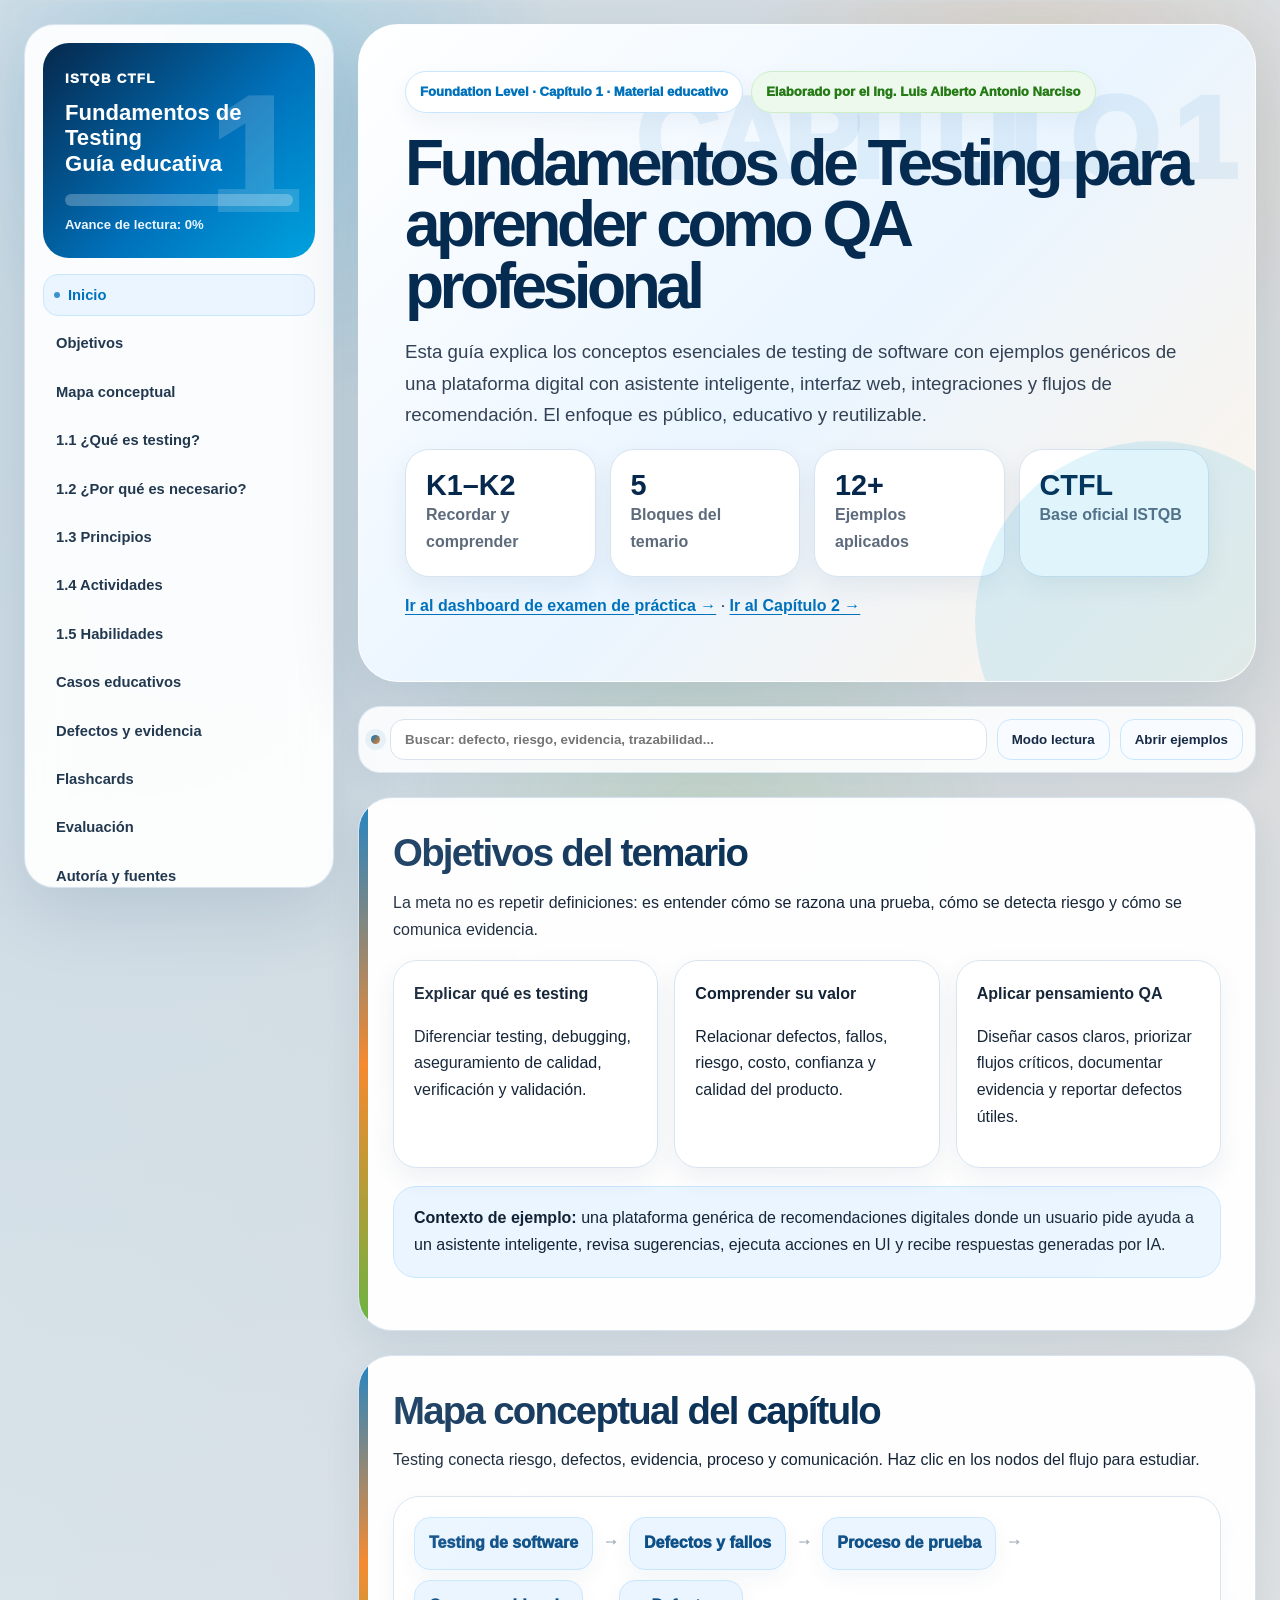
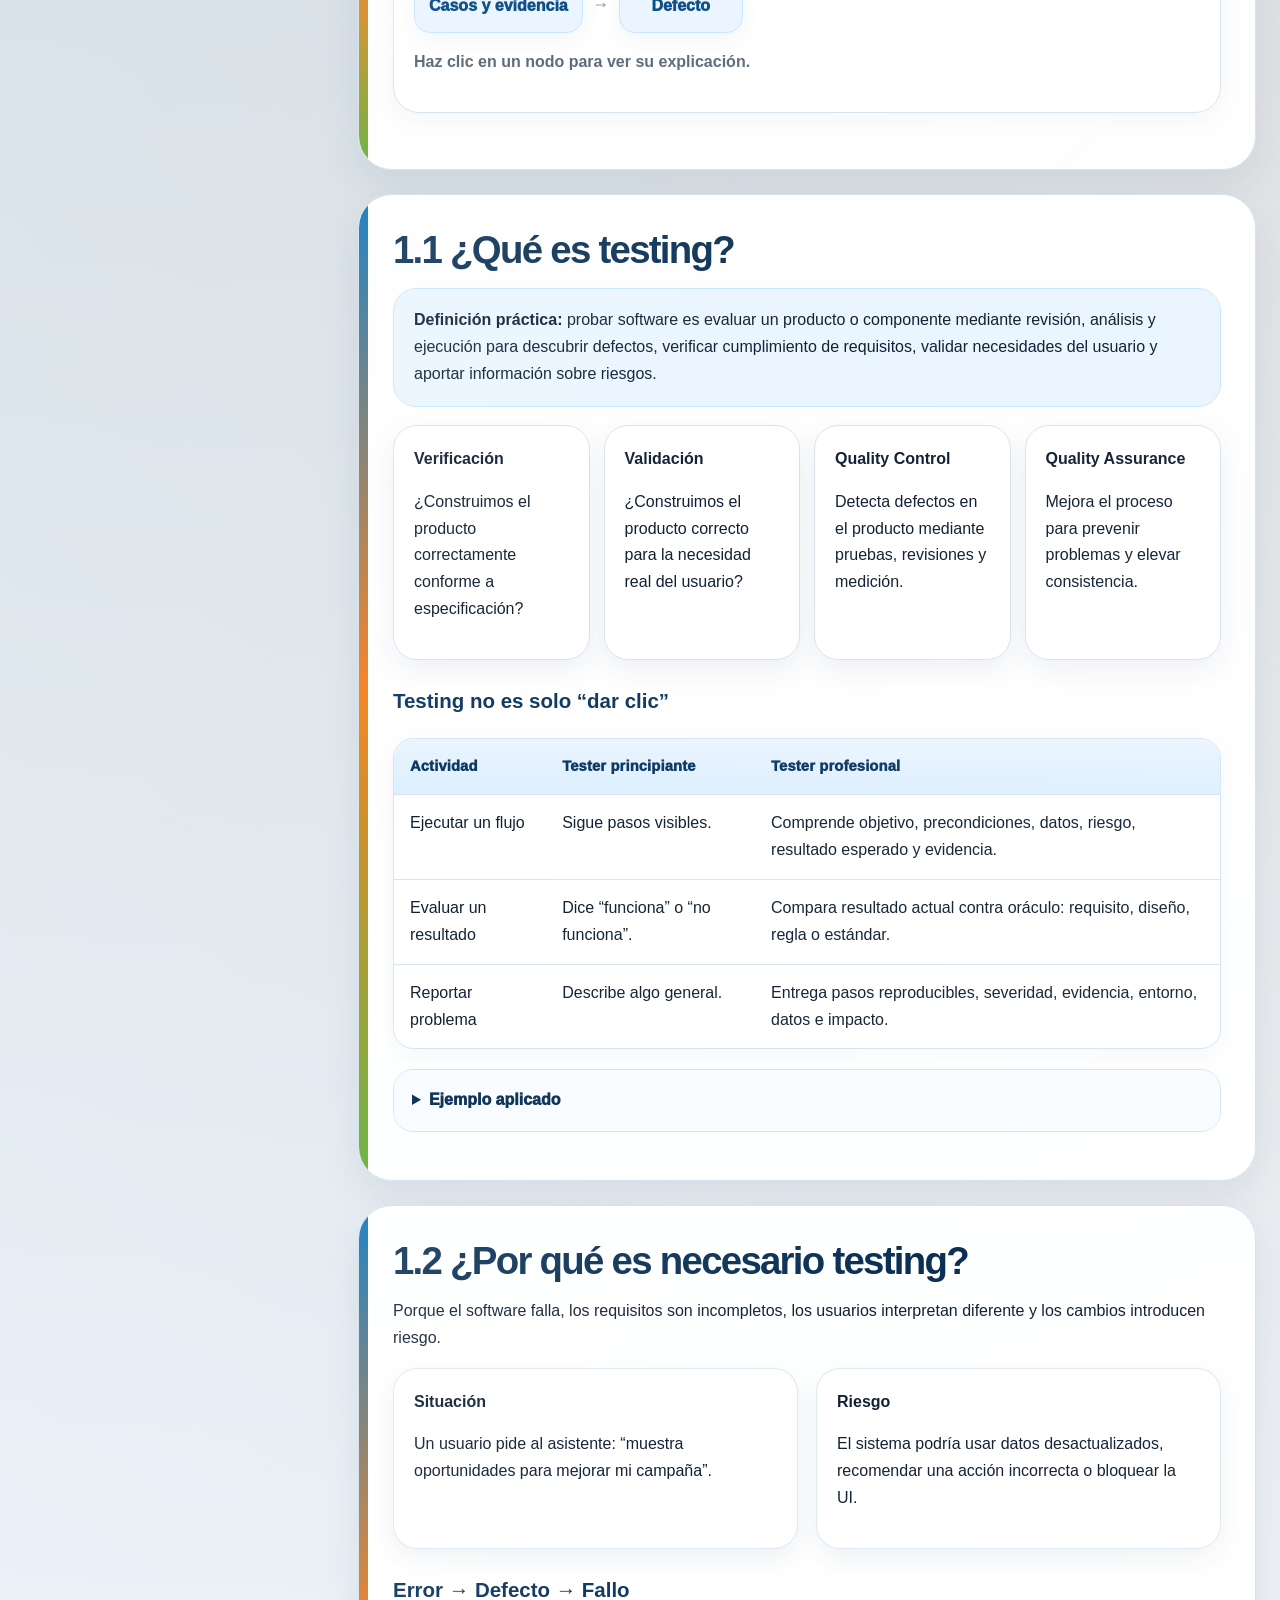
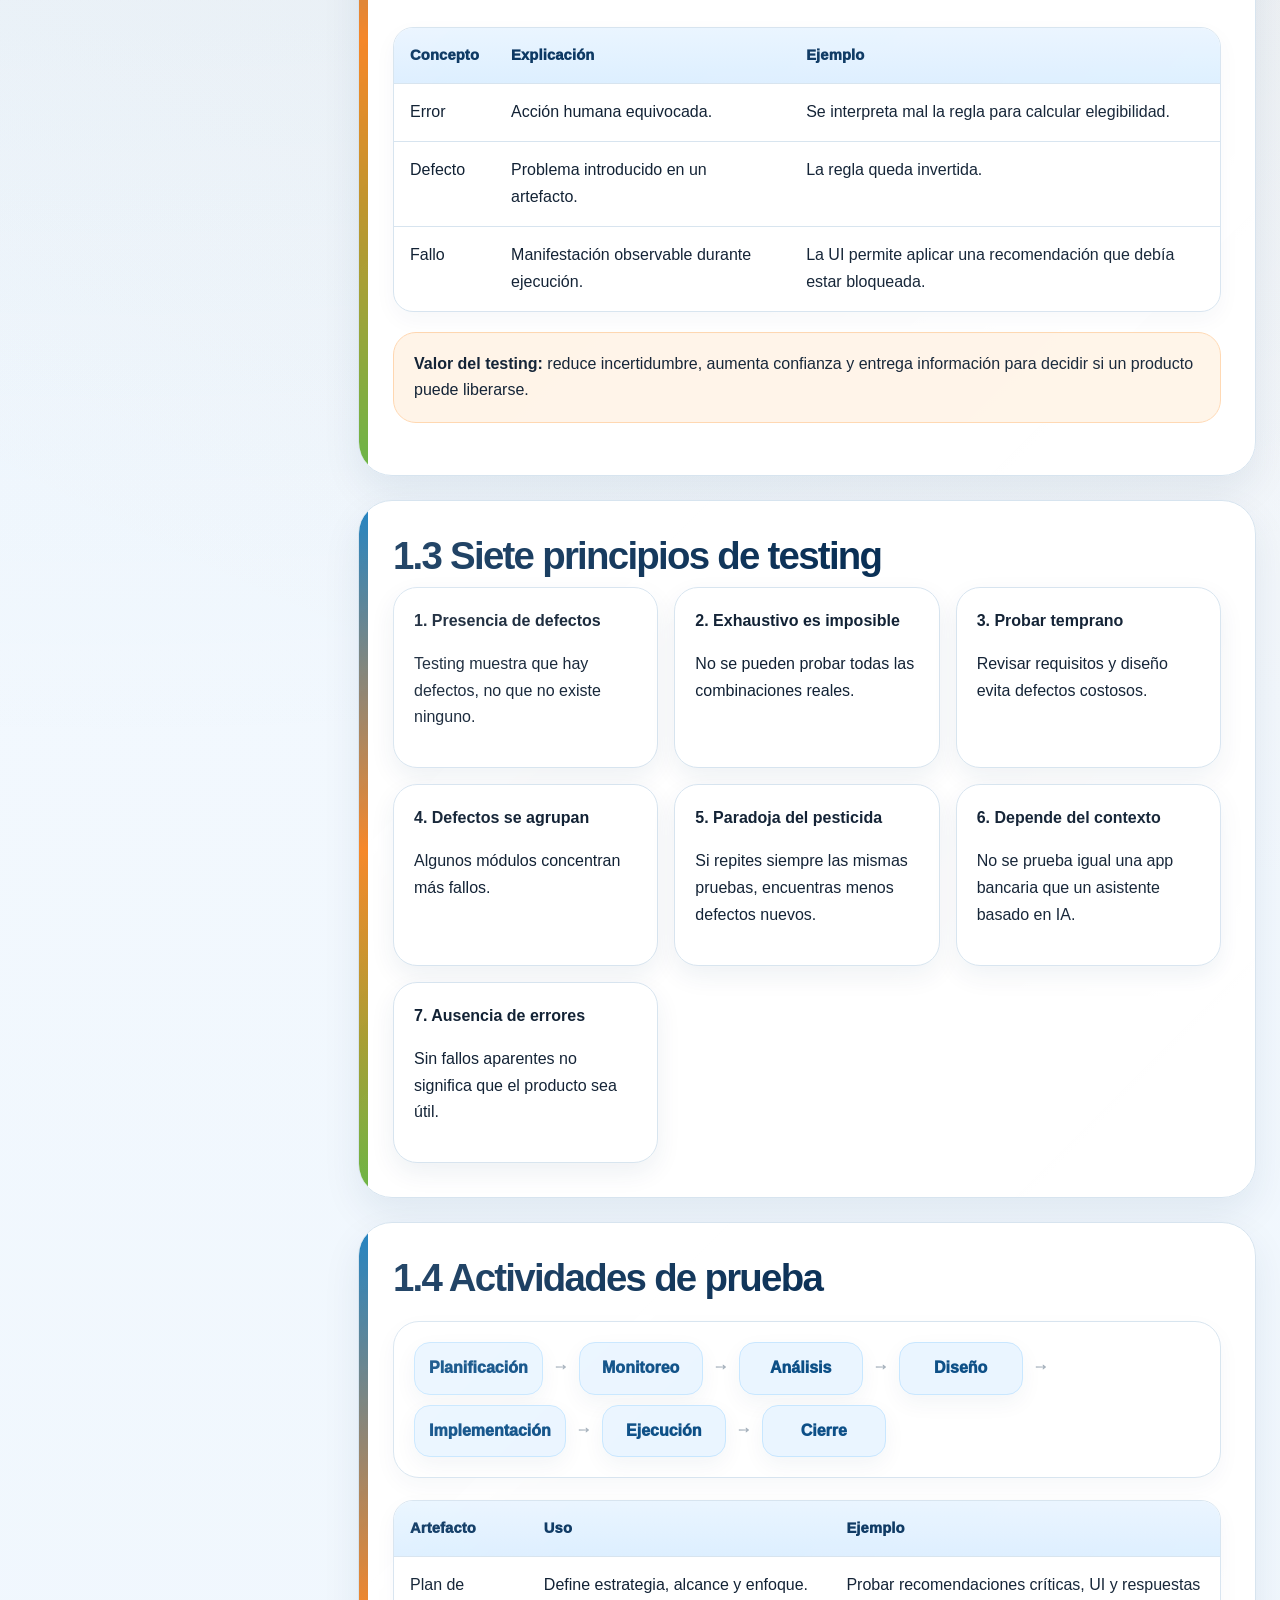
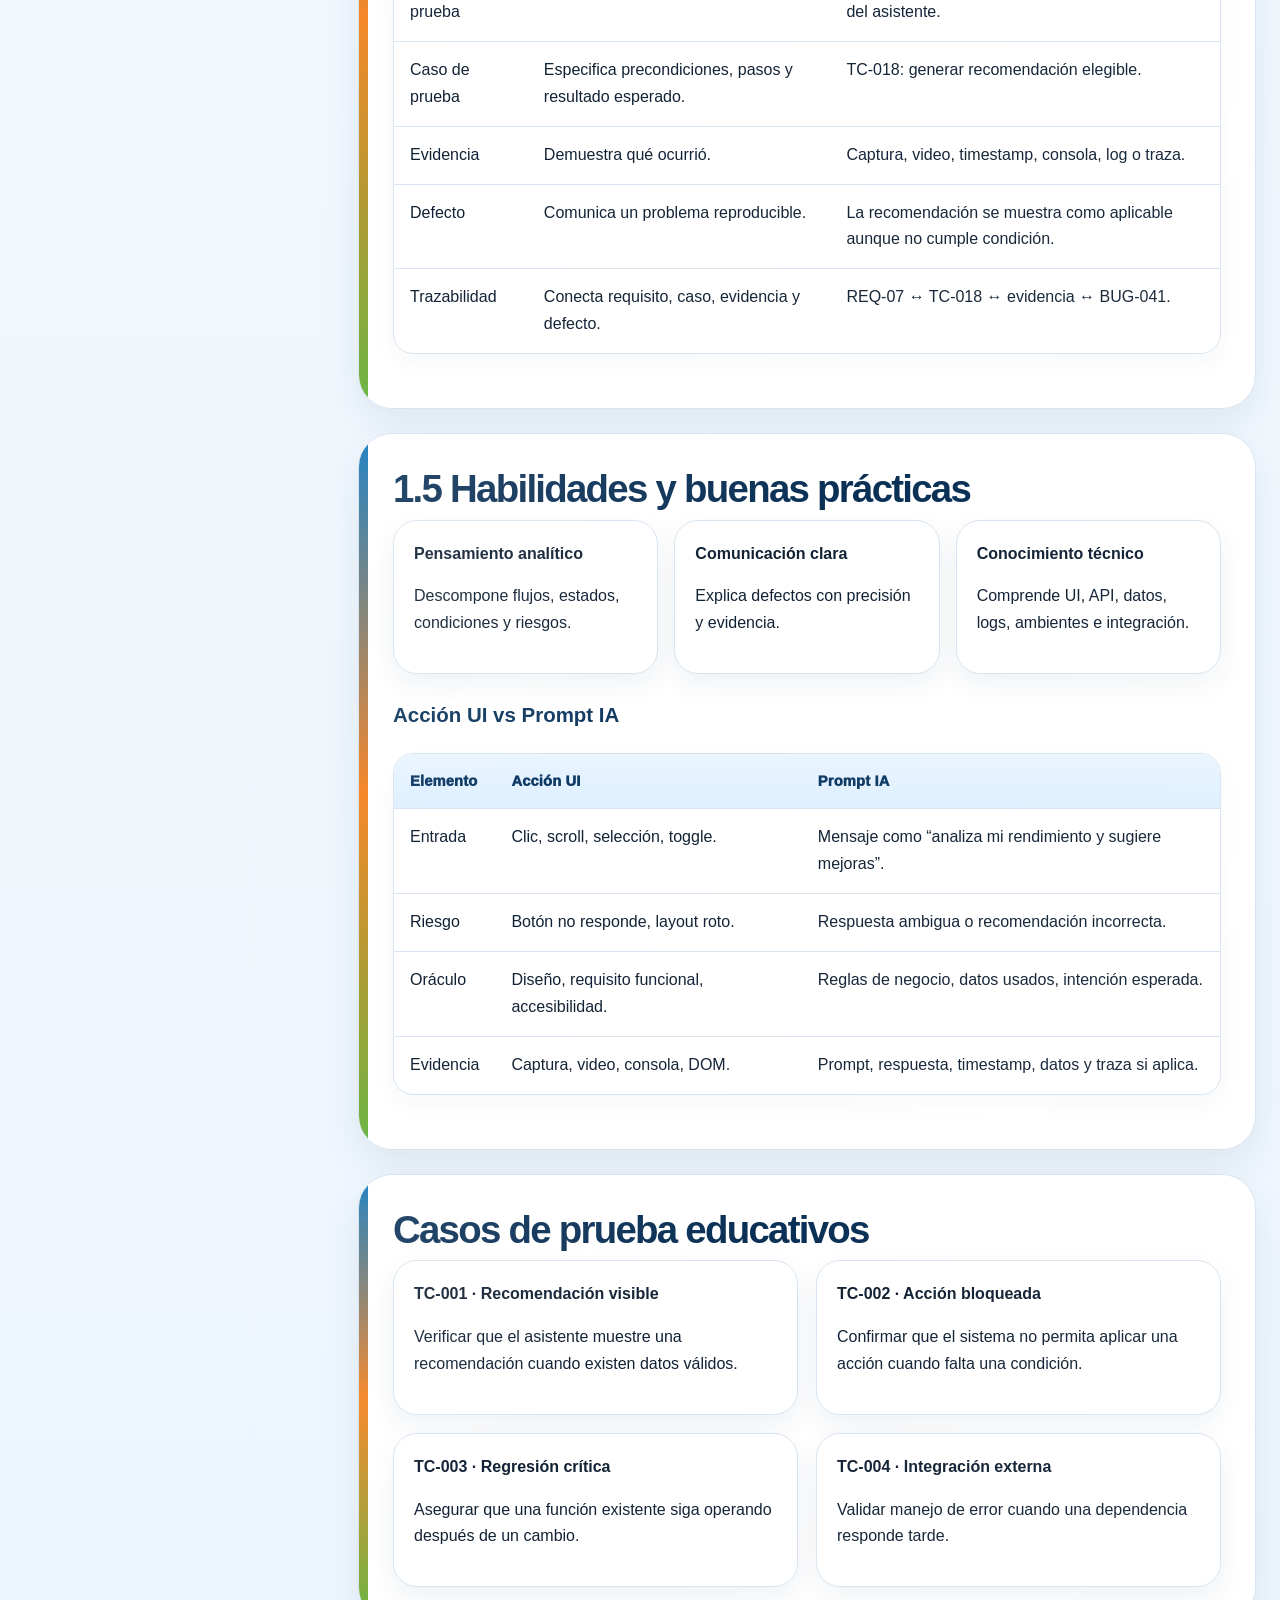
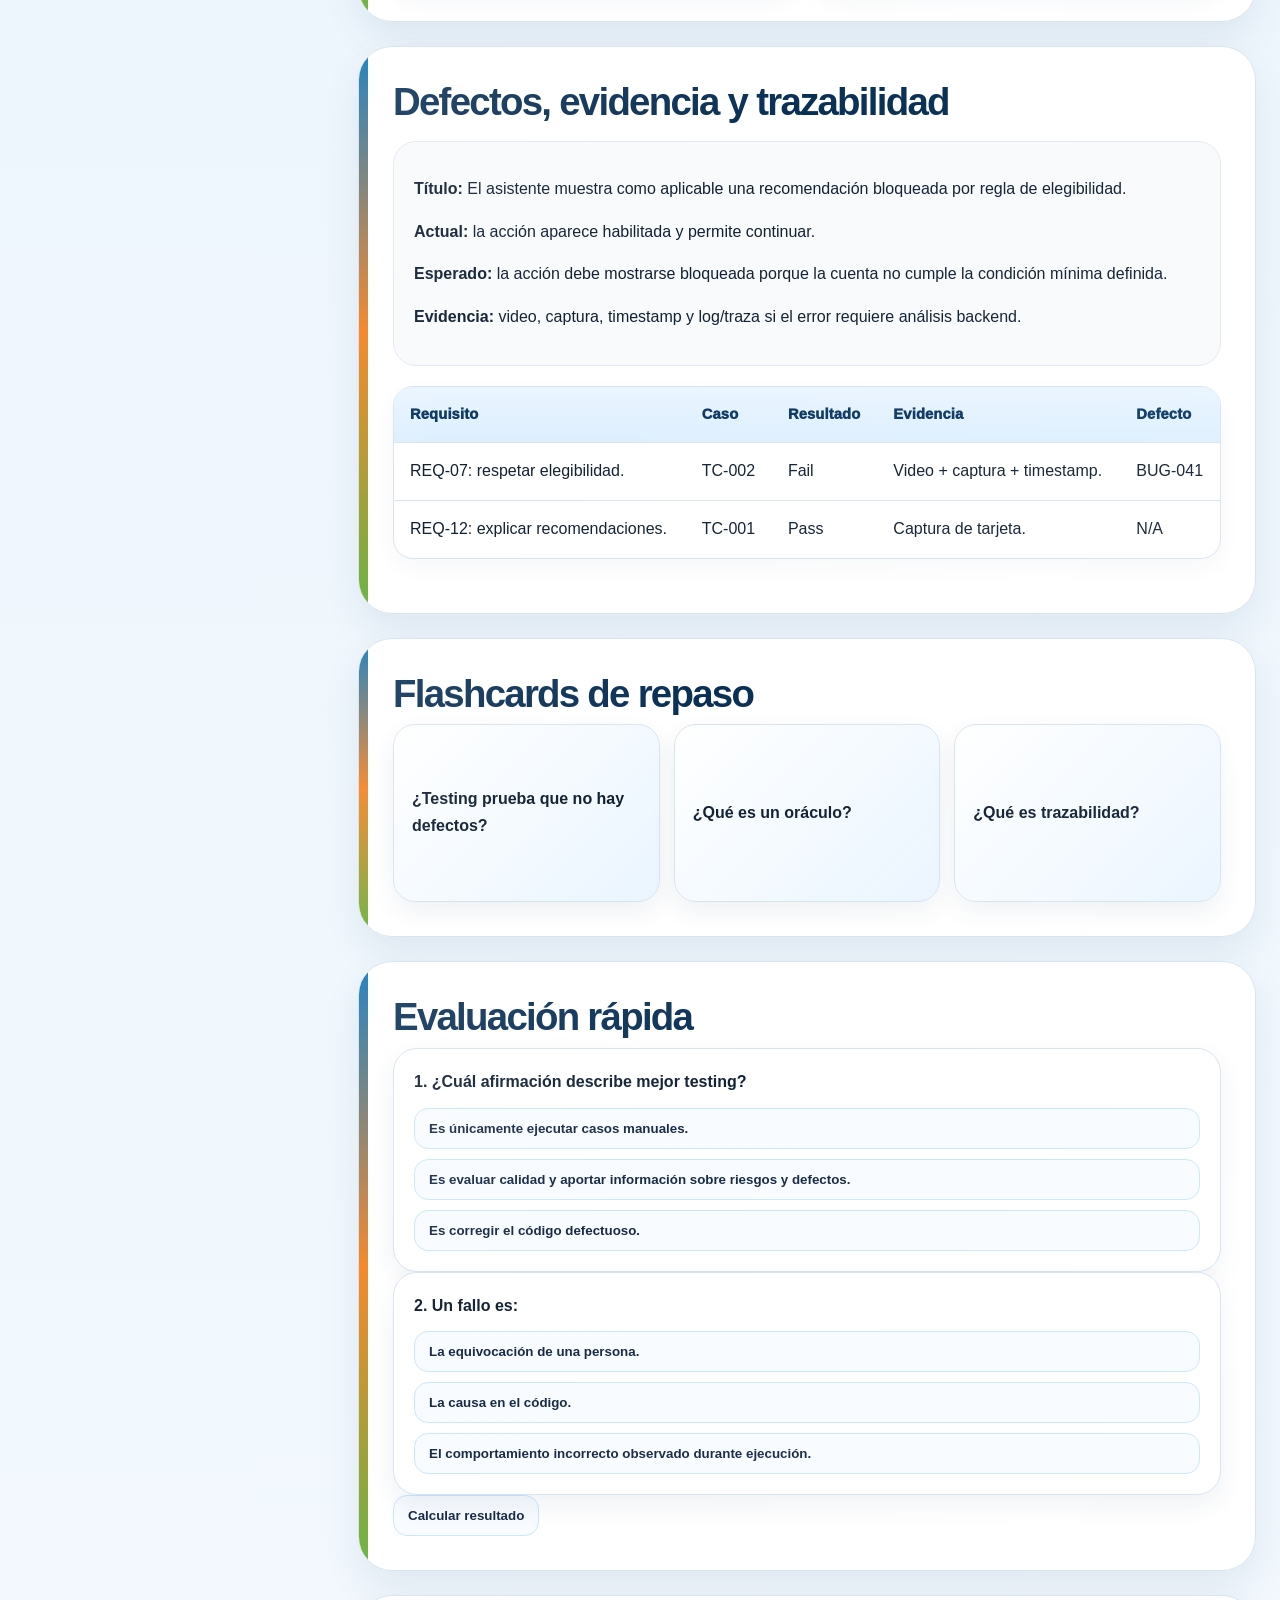
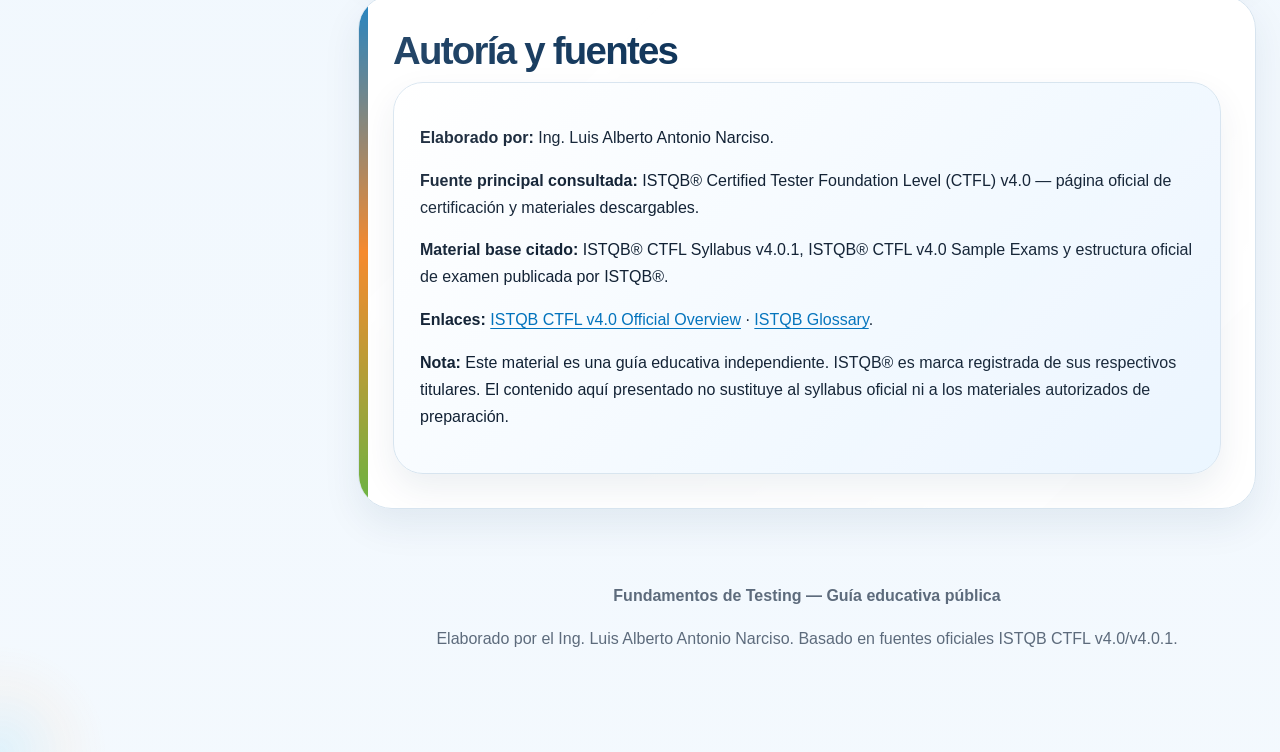
<file: index.html>
<!DOCTYPE html>
<html lang="es">
<head>
<meta charset="UTF-8" />
<meta name="viewport" content="width=device-width, initial-scale=1.0" />
<title>ISTQB CTFL — Fundamentos de Testing | Guía Educativa</title>
<meta name="description" content="Guía educativa interactiva sobre fundamentos de testing alineada a ISTQB CTFL, elaborada por el Ing. Luis Alberto Antonio Narciso." />
<style>
:root{--navy:#06284c;--blue:#0072bc;--sky:#00a3e0;--orange:#f58220;--green:#68b545;--red:#d63649;--ink:#102033;--muted:#5d6b7c;--line:#d7e4ef;--soft:#f4f8fc;--sb:#eaf5ff;--so:#fff4e8;--sg:#eef9ed;--shadow:0 24px 70px rgba(8,52,95,.13);--shadow-sm:0 10px 26px rgba(8,52,95,.07);--radius-xl:34px;--radius-lg:24px;--focus:0 0 0 4px rgba(245,130,32,.32)}*{box-sizing:border-box}html{scroll-behavior:smooth}body{margin:0;font-family:Inter,Roboto,Arial,system-ui,sans-serif;color:var(--ink);font-size:16px;line-height:1.68;background:radial-gradient(circle at 6% 3%,rgba(0,114,188,.18),transparent 30%),radial-gradient(circle at 94% 5%,rgba(245,130,32,.15),transparent 30%),linear-gradient(180deg,#f8fbff,#eef6fd 52%,#fbfdff)}a{color:var(--blue);text-underline-offset:3px}a:hover{text-decoration-thickness:2px}a:focus-visible,button:focus-visible,input:focus-visible,summary:focus-visible,.node:focus-visible{outline:none;box-shadow:var(--focus)}.layout{display:grid;grid-template-columns:310px minmax(0,1fr);gap:24px;max-width:1500px;margin:auto;padding:24px}aside{position:sticky;top:18px;height:calc(100vh - 36px);overflow:auto;background:rgba(255,255,255,.92);backdrop-filter:blur(18px);border:1px solid var(--line);border-radius:30px;box-shadow:var(--shadow);padding:18px;scrollbar-width:thin}.brand{padding:22px;border-radius:26px;color:white;background:linear-gradient(135deg,var(--navy),var(--blue) 58%,var(--sky));margin-bottom:16px;position:relative;overflow:hidden}.brand:after{content:"1";position:absolute;right:18px;bottom:-34px;font-size:10rem;font-weight:1000;opacity:.16}.brand small{font-weight:950;letter-spacing:.09em;text-transform:uppercase}.brand strong{display:block;font-size:1.38rem;line-height:1.15;margin-top:8px;max-width:220px}.progress-wrap{height:12px;background:rgba(255,255,255,.25);border-radius:999px;margin:18px 0 8px;overflow:hidden}.progress-bar{height:100%;width:0;background:linear-gradient(90deg,#fff,var(--orange),#b8e986);border-radius:999px}.progress-label{font-size:.82rem;color:#eaf6ff;font-weight:850}nav a{display:flex;text-decoration:none;color:#22384f;border:1px solid transparent;margin:6px 0;padding:11px 12px;border-radius:15px;font-size:.92rem;font-weight:850;line-height:1.25}nav a:hover,nav a.active{background:var(--sb);border-color:#c8e7ff;color:var(--blue)}main{min-width:0}.hero{border:1px solid rgba(255,255,255,.7);border-radius:40px;padding:46px;box-shadow:var(--shadow);background:linear-gradient(135deg,#fff 0%,#eaf5ff 52%,#fff4e8 100%);margin-bottom:24px;position:relative;overflow:hidden}.hero:before{content:"CAPÍTULO 1";position:absolute;right:28px;top:18px;font-size:clamp(3rem,9vw,8.4rem);font-weight:1000;letter-spacing:-.08em;color:rgba(0,114,188,.08);pointer-events:none}.hero:after{content:"";position:absolute;right:-80px;bottom:-120px;width:360px;height:360px;border-radius:999px;background:rgba(0,163,224,.12)}.eyebrow{display:inline-flex;padding:9px 14px;border-radius:999px;background:#fff;border:1px solid #c8e7ff;color:var(--blue);font-weight:950;font-size:.82rem;position:relative;z-index:1}.author{display:inline-flex;margin-left:8px;padding:9px 14px;border-radius:999px;background:var(--sg);border:1px solid #cdeec6;color:#267a16;font-weight:950;font-size:.82rem;position:relative;z-index:1}h1{font-size:clamp(2.35rem,5vw,5.35rem);line-height:.96;letter-spacing:-.07em;margin:20px 0 16px;color:#062b50;max-width:1100px;position:relative;z-index:1}h2{font-size:clamp(1.7rem,3vw,2.58rem);line-height:1.08;letter-spacing:-.045em;margin:0 0 10px;color:#092f55}h3{font-size:1.28rem;margin:24px 0 10px;color:#123a61}.lead{font-size:1.17rem;color:#334155;max-width:1040px;position:relative;z-index:1}.hero-grid,.grid-4{display:grid;grid-template-columns:repeat(4,1fr);gap:14px}.grid-3{display:grid;grid-template-columns:repeat(3,1fr);gap:16px}.grid-2,.compare{display:grid;grid-template-columns:repeat(2,1fr);gap:18px}.metric,.mini-card,.side,.q{background:#fff;border:1px solid var(--line);border-radius:24px;padding:20px;box-shadow:var(--shadow-sm);transition:transform .2s ease,box-shadow .2s ease,border-color .2s ease}.metric b{font-size:1.8rem;color:var(--navy);display:block;line-height:1.1}.metric span,.muted{color:var(--muted);font-weight:800}.mini-card:hover,.side:hover{transform:translateY(-4px);box-shadow:0 18px 38px rgba(8,52,95,.12);border-color:#c7d9ea}section.card{background:rgba(255,255,255,.96);border:1px solid var(--line);border-radius:34px;box-shadow:0 16px 38px rgba(8,52,95,.08);padding:34px;margin:24px 0;position:relative;overflow:hidden;opacity:0;transform:translateY(22px);transition:.55s}section.card.in-view{opacity:1;transform:none}section.card:before{content:"";position:absolute;left:0;top:0;width:9px;height:100%;background:linear-gradient(180deg,var(--blue),var(--orange),var(--green))}.pill{display:inline-flex;border-radius:999px;padding:8px 13px;border:1px solid #c8e7ff;background:var(--sb);color:var(--blue);font-size:.82rem;font-weight:950}.k1{background:var(--sg);border-color:#cdeec6;color:#267a16}.k3{background:var(--so);border-color:#ffd7b0;color:#b55300}.risk{background:#fff1f2;border-color:#fecdd3;color:#be123c}.callout{border:1px solid;border-radius:23px;padding:18px 20px;margin:18px 0;background:#fff}.callout.blue{background:var(--sb);border-color:#c8e7ff}.callout.orange{background:var(--so);border-color:#ffd7b0}.callout.green{background:var(--sg);border-color:#cdeec6}.callout.gray{background:#f8fafc;border-color:#e2e8f0}table{width:100%;border-collapse:separate;border-spacing:0;margin:20px 0;border:1px solid var(--line);border-radius:20px;overflow:hidden;background:#fff;box-shadow:0 8px 22px rgba(8,52,95,.04)}th,td{text-align:left;vertical-align:top;padding:15px 16px;border-bottom:1px solid var(--line)}th{background:linear-gradient(180deg,#eaf5ff,#ddefff);color:#0c3863;font-weight:1000;font-size:.92rem;letter-spacing:.01em}tr:last-child td{border-bottom:0}tbody tr:hover td{background:#fbfdff}.flow{display:flex;gap:10px;align-items:center;flex-wrap:wrap}.node{padding:12px 14px;border-radius:16px;font-weight:950;background:var(--sb);border:1px solid #c8e7ff;color:#0b4e86;min-width:124px;text-align:center;cursor:pointer}.node.selected{outline:3px solid var(--orange);transform:translateY(-2px)}.arrow{font-weight:1000;color:#789}.diagram{border:1px solid var(--line);border-radius:26px;background:#fff;padding:20px;margin:22px 0;overflow:auto;box-shadow:0 8px 22px rgba(8,52,95,.04)}details{background:#fff;border:1px solid var(--line);border-radius:20px;margin:14px 0;overflow:hidden}summary{cursor:pointer;padding:17px 18px;font-weight:1000;color:#0a3158;background:#f8fbff}summary:hover{background:#eef6ff}.detail-body{padding:0 18px 18px}.flashcards{display:grid;grid-template-columns:repeat(3,1fr);gap:14px}.flip{perspective:1000px;min-height:178px;cursor:pointer}.flip-inner{position:relative;width:100%;min-height:178px;transition:transform .55s;transform-style:preserve-3d}.flip.flipped .flip-inner{transform:rotateY(180deg)}.flip-front,.flip-back{position:absolute;inset:0;backface-visibility:hidden;border-radius:22px;border:1px solid var(--line);padding:18px;display:flex;flex-direction:column;justify-content:center;background:#fff;box-shadow:0 10px 24px rgba(8,52,95,.07)}.flip-front{background:linear-gradient(135deg,#fff,#eaf5ff)}.flip-back{transform:rotateY(180deg);background:linear-gradient(135deg,#eef9ed,#fff)}button,.answer{border:1px solid #c8e7ff;background:#f8fbff;color:#172a46;border-radius:14px;padding:12px 14px;cursor:pointer;text-align:left;font-weight:850;transition:.15s}.answer:hover,button:hover{background:#eaf5ff;border-color:#9fd7ff}.answer.correct{background:#dcfce7;border-color:#86efac;color:#166534}.answer.wrong{background:#fee2e2;border-color:#fca5a5;color:#991b1b}.answers{display:grid;gap:10px;margin-top:12px}.scorebox{font-weight:950;padding:16px;border-radius:18px;background:var(--sg);border:1px solid #cdeec6;display:none;margin-top:14px}.checklist label{display:flex;gap:10px;align-items:flex-start;padding:12px;border-radius:14px;border:1px solid var(--line);background:#fff;margin:8px 0}.study-tools{position:sticky;top:0;z-index:20;display:flex;gap:10px;flex-wrap:wrap;align-items:center;background:rgba(255,255,255,.88);backdrop-filter:blur(16px);border:1px solid var(--line);border-radius:22px;padding:12px;margin-bottom:18px;box-shadow:0 12px 26px rgba(8,52,95,.06)}.study-tools input{flex:1;min-width:220px;border:1px solid var(--line);border-radius:14px;padding:12px 14px;font-weight:750;color:var(--ink);background:white}.highlight{background:#fff3cd;outline:2px solid #ffd66b}.sources{background:linear-gradient(135deg,#fff,#eaf5ff);border:1px solid var(--line);border-radius:30px;padding:26px;box-shadow:0 14px 34px rgba(8,52,95,.08)}.footer{text-align:center;color:var(--muted);padding:34px 20px 60px}@media(max-width:1180px){.hero-grid,.grid-4{grid-template-columns:repeat(2,1fr)}}@media(max-width:1050px){.layout{grid-template-columns:1fr;padding:14px}aside{position:relative;top:auto;height:auto}.hero{padding:30px}.grid-3,.grid-2,.compare,.flashcards{grid-template-columns:1fr}.author{margin-left:0;margin-top:8px}}@media(max-width:680px){body{font-size:15px}.layout{padding:10px}.hero{border-radius:28px;padding:24px}.hero-grid,.grid-4{grid-template-columns:1fr}section.card{border-radius:24px;padding:24px 20px}.study-tools{position:relative}.flow{display:grid}.arrow{display:none}table{display:block;overflow-x:auto;white-space:normal}.eyebrow,.author{display:flex;width:max-content;max-width:100%}}@media(prefers-reduced-motion:reduce){*{scroll-behavior:auto!important;transition:none!important;animation:none!important}}
</style>
<link rel="stylesheet" href="codrops-ux.css">
</head>
<body>
<div class="layout">
<aside><div class="brand"><small>ISTQB CTFL</small><strong>Fundamentos de Testing<br>Guía educativa</strong><div class="progress-wrap"><div class="progress-bar" id="progressBar"></div></div><div class="progress-label" id="progressLabel">Avance de lectura: 0%</div></div><nav id="nav"><a href="#inicio">Inicio</a><a href="#objetivos">Objetivos</a><a href="#mapa">Mapa conceptual</a><a href="#testing">1.1 ¿Qué es testing?</a><a href="#necesario">1.2 ¿Por qué es necesario?</a><a href="#principios">1.3 Principios</a><a href="#actividades">1.4 Actividades</a><a href="#habilidades">1.5 Habilidades</a><a href="#casos">Casos educativos</a><a href="#defectos">Defectos y evidencia</a><a href="#flashcards">Flashcards</a><a href="#quiz">Evaluación</a><a href="#fuentes">Autoría y fuentes</a></nav></aside>
<main>
<header class="hero" id="inicio"><span class="eyebrow">Foundation Level · Capítulo 1 · Material educativo</span><span class="author">Elaborado por el Ing. Luis Alberto Antonio Narciso</span><h1>Fundamentos de Testing para aprender como QA profesional</h1><p class="lead">Esta guía explica los conceptos esenciales de testing de software con ejemplos genéricos de una plataforma digital con asistente inteligente, interfaz web, integraciones y flujos de recomendación. El enfoque es público, educativo y reutilizable.</p><div class="hero-grid"><div class="metric"><b>K1–K2</b><span>Recordar y comprender</span></div><div class="metric"><b>5</b><span>Bloques del temario</span></div><div class="metric"><b>12+</b><span>Ejemplos aplicados</span></div><div class="metric"><b>CTFL</b><span>Base oficial ISTQB</span></div></div><p><a href="exam.html"><strong>Ir al dashboard de examen de práctica →</strong></a> · <a href="capitulo-2.html"><strong>Ir al Capítulo 2 →</strong></a></p></header>
<div class="study-tools"><input id="search" placeholder="Buscar: defecto, riesgo, evidencia, trazabilidad..."><button id="focus">Modo lectura</button><button id="openAll">Abrir ejemplos</button></div>
<section class="card" id="objetivos"><h2>Objetivos del temario</h2><p>La meta no es repetir definiciones: es entender cómo se razona una prueba, cómo se detecta riesgo y cómo se comunica evidencia.</p><div class="grid-3"><div class="mini-card"><strong>Explicar qué es testing</strong><p>Diferenciar testing, debugging, aseguramiento de calidad, verificación y validación.</p></div><div class="mini-card"><strong>Comprender su valor</strong><p>Relacionar defectos, fallos, riesgo, costo, confianza y calidad del producto.</p></div><div class="mini-card"><strong>Aplicar pensamiento QA</strong><p>Diseñar casos claros, priorizar flujos críticos, documentar evidencia y reportar defectos útiles.</p></div></div><div class="callout blue"><strong>Contexto de ejemplo:</strong> una plataforma genérica de recomendaciones digitales donde un usuario pide ayuda a un asistente inteligente, revisa sugerencias, ejecuta acciones en UI y recibe respuestas generadas por IA.</div></section>
<section class="card" id="mapa"><h2>Mapa conceptual del capítulo</h2><p>Testing conecta riesgo, defectos, evidencia, proceso y comunicación. Haz clic en los nodos del flujo para estudiar.</p><div class="diagram"><div class="flow"><div class="node">Testing de software</div><div class="arrow">→</div><div class="node">Defectos y fallos</div><div class="arrow">→</div><div class="node">Proceso de prueba</div><div class="arrow">→</div><div class="node">Casos y evidencia</div><div class="arrow">→</div><div class="node">Defecto</div></div><p class="muted" id="nodeHelp">Haz clic en un nodo para ver su explicación.</p></div></section>
<section class="card" id="testing"><h2>1.1 ¿Qué es testing?</h2><div class="callout blue"><strong>Definición práctica:</strong> probar software es evaluar un producto o componente mediante revisión, análisis y ejecución para descubrir defectos, verificar cumplimiento de requisitos, validar necesidades del usuario y aportar información sobre riesgos.</div><div class="grid-4"><div class="mini-card"><strong>Verificación</strong><p>¿Construimos el producto correctamente conforme a especificación?</p></div><div class="mini-card"><strong>Validación</strong><p>¿Construimos el producto correcto para la necesidad real del usuario?</p></div><div class="mini-card"><strong>Quality Control</strong><p>Detecta defectos en el producto mediante pruebas, revisiones y medición.</p></div><div class="mini-card"><strong>Quality Assurance</strong><p>Mejora el proceso para prevenir problemas y elevar consistencia.</p></div></div><h3>Testing no es solo “dar clic”</h3><table><thead><tr><th>Actividad</th><th>Tester principiante</th><th>Tester profesional</th></tr></thead><tbody><tr><td>Ejecutar un flujo</td><td>Sigue pasos visibles.</td><td>Comprende objetivo, precondiciones, datos, riesgo, resultado esperado y evidencia.</td></tr><tr><td>Evaluar un resultado</td><td>Dice “funciona” o “no funciona”.</td><td>Compara resultado actual contra oráculo: requisito, diseño, regla o estándar.</td></tr><tr><td>Reportar problema</td><td>Describe algo general.</td><td>Entrega pasos reproducibles, severidad, evidencia, entorno, datos e impacto.</td></tr></tbody></table><details><summary>Ejemplo aplicado</summary><div class="detail-body"><p><strong>Estático:</strong> revisar que la historia indique datos requeridos, restricciones y comportamiento esperado. <strong>Dinámico:</strong> abrir la aplicación, ingresar una solicitud, observar la respuesta y comparar contra el resultado esperado.</p></div></details></section>
<section class="card" id="necesario"><h2>1.2 ¿Por qué es necesario testing?</h2><p>Porque el software falla, los requisitos son incompletos, los usuarios interpretan diferente y los cambios introducen riesgo.</p><div class="compare"><div class="side"><strong>Situación</strong><p>Un usuario pide al asistente: “muestra oportunidades para mejorar mi campaña”.</p></div><div class="side"><strong>Riesgo</strong><p>El sistema podría usar datos desactualizados, recomendar una acción incorrecta o bloquear la UI.</p></div></div><h3>Error → Defecto → Fallo</h3><table><thead><tr><th>Concepto</th><th>Explicación</th><th>Ejemplo</th></tr></thead><tbody><tr><td>Error</td><td>Acción humana equivocada.</td><td>Se interpreta mal la regla para calcular elegibilidad.</td></tr><tr><td>Defecto</td><td>Problema introducido en un artefacto.</td><td>La regla queda invertida.</td></tr><tr><td>Fallo</td><td>Manifestación observable durante ejecución.</td><td>La UI permite aplicar una recomendación que debía estar bloqueada.</td></tr></tbody></table><div class="callout orange"><strong>Valor del testing:</strong> reduce incertidumbre, aumenta confianza y entrega información para decidir si un producto puede liberarse.</div></section>
<section class="card" id="principios"><h2>1.3 Siete principios de testing</h2><div class="grid-3"><div class="mini-card"><strong>1. Presencia de defectos</strong><p>Testing muestra que hay defectos, no que no existe ninguno.</p></div><div class="mini-card"><strong>2. Exhaustivo es imposible</strong><p>No se pueden probar todas las combinaciones reales.</p></div><div class="mini-card"><strong>3. Probar temprano</strong><p>Revisar requisitos y diseño evita defectos costosos.</p></div><div class="mini-card"><strong>4. Defectos se agrupan</strong><p>Algunos módulos concentran más fallos.</p></div><div class="mini-card"><strong>5. Paradoja del pesticida</strong><p>Si repites siempre las mismas pruebas, encuentras menos defectos nuevos.</p></div><div class="mini-card"><strong>6. Depende del contexto</strong><p>No se prueba igual una app bancaria que un asistente basado en IA.</p></div><div class="mini-card"><strong>7. Ausencia de errores</strong><p>Sin fallos aparentes no significa que el producto sea útil.</p></div></div></section>
<section class="card" id="actividades"><h2>1.4 Actividades de prueba</h2><div class="diagram"><div class="flow"><div class="node">Planificación</div><div class="arrow">→</div><div class="node">Monitoreo</div><div class="arrow">→</div><div class="node">Análisis</div><div class="arrow">→</div><div class="node">Diseño</div><div class="arrow">→</div><div class="node">Implementación</div><div class="arrow">→</div><div class="node">Ejecución</div><div class="arrow">→</div><div class="node">Cierre</div></div></div><table><thead><tr><th>Artefacto</th><th>Uso</th><th>Ejemplo</th></tr></thead><tbody><tr><td>Plan de prueba</td><td>Define estrategia, alcance y enfoque.</td><td>Probar recomendaciones críticas, UI y respuestas del asistente.</td></tr><tr><td>Caso de prueba</td><td>Especifica precondiciones, pasos y resultado esperado.</td><td>TC-018: generar recomendación elegible.</td></tr><tr><td>Evidencia</td><td>Demuestra qué ocurrió.</td><td>Captura, video, timestamp, consola, log o traza.</td></tr><tr><td>Defecto</td><td>Comunica un problema reproducible.</td><td>La recomendación se muestra como aplicable aunque no cumple condición.</td></tr><tr><td>Trazabilidad</td><td>Conecta requisito, caso, evidencia y defecto.</td><td>REQ-07 ↔ TC-018 ↔ evidencia ↔ BUG-041.</td></tr></tbody></table></section>
<section class="card" id="habilidades"><h2>1.5 Habilidades y buenas prácticas</h2><div class="grid-3"><div class="mini-card"><strong>Pensamiento analítico</strong><p>Descompone flujos, estados, condiciones y riesgos.</p></div><div class="mini-card"><strong>Comunicación clara</strong><p>Explica defectos con precisión y evidencia.</p></div><div class="mini-card"><strong>Conocimiento técnico</strong><p>Comprende UI, API, datos, logs, ambientes e integración.</p></div></div><h3>Acción UI vs Prompt IA</h3><table><thead><tr><th>Elemento</th><th>Acción UI</th><th>Prompt IA</th></tr></thead><tbody><tr><td>Entrada</td><td>Clic, scroll, selección, toggle.</td><td>Mensaje como “analiza mi rendimiento y sugiere mejoras”.</td></tr><tr><td>Riesgo</td><td>Botón no responde, layout roto.</td><td>Respuesta ambigua o recomendación incorrecta.</td></tr><tr><td>Oráculo</td><td>Diseño, requisito funcional, accesibilidad.</td><td>Reglas de negocio, datos usados, intención esperada.</td></tr><tr><td>Evidencia</td><td>Captura, video, consola, DOM.</td><td>Prompt, respuesta, timestamp, datos y traza si aplica.</td></tr></tbody></table></section>
<section class="card" id="casos"><h2>Casos de prueba educativos</h2><div class="grid-2"><div class="mini-card"><strong>TC-001 · Recomendación visible</strong><p>Verificar que el asistente muestre una recomendación cuando existen datos válidos.</p></div><div class="mini-card"><strong>TC-002 · Acción bloqueada</strong><p>Confirmar que el sistema no permita aplicar una acción cuando falta una condición.</p></div><div class="mini-card"><strong>TC-003 · Regresión crítica</strong><p>Asegurar que una función existente siga operando después de un cambio.</p></div><div class="mini-card"><strong>TC-004 · Integración externa</strong><p>Validar manejo de error cuando una dependencia responde tarde.</p></div></div></section>
<section class="card" id="defectos"><h2>Defectos, evidencia y trazabilidad</h2><div class="callout gray"><p><strong>Título:</strong> El asistente muestra como aplicable una recomendación bloqueada por regla de elegibilidad.</p><p><strong>Actual:</strong> la acción aparece habilitada y permite continuar.</p><p><strong>Esperado:</strong> la acción debe mostrarse bloqueada porque la cuenta no cumple la condición mínima definida.</p><p><strong>Evidencia:</strong> video, captura, timestamp y log/traza si el error requiere análisis backend.</p></div><table><thead><tr><th>Requisito</th><th>Caso</th><th>Resultado</th><th>Evidencia</th><th>Defecto</th></tr></thead><tbody><tr><td>REQ-07: respetar elegibilidad.</td><td>TC-002</td><td>Fail</td><td>Video + captura + timestamp.</td><td>BUG-041</td></tr><tr><td>REQ-12: explicar recomendaciones.</td><td>TC-001</td><td>Pass</td><td>Captura de tarjeta.</td><td>N/A</td></tr></tbody></table></section>
<section class="card" id="flashcards"><h2>Flashcards de repaso</h2><div class="flashcards"><div class="flip"><div class="flip-inner"><div class="flip-front"><strong>¿Testing prueba que no hay defectos?</strong></div><div class="flip-back"><p>No. Muestra presencia de defectos, no ausencia absoluta.</p></div></div></div><div class="flip"><div class="flip-inner"><div class="flip-front"><strong>¿Qué es un oráculo?</strong></div><div class="flip-back"><p>Fuente para decidir si el resultado es correcto.</p></div></div></div><div class="flip"><div class="flip-inner"><div class="flip-front"><strong>¿Qué es trazabilidad?</strong></div><div class="flip-back"><p>Conexión entre requisito, caso, ejecución, evidencia y defecto.</p></div></div></div></div></section>
<section class="card" id="quiz"><h2>Evaluación rápida</h2><div class="q" data-correct="b"><strong>1. ¿Cuál afirmación describe mejor testing?</strong><div class="answers"><button class="answer" data-option="a">Es únicamente ejecutar casos manuales.</button><button class="answer" data-option="b">Es evaluar calidad y aportar información sobre riesgos y defectos.</button><button class="answer" data-option="c">Es corregir el código defectuoso.</button></div></div><div class="q" data-correct="c"><strong>2. Un fallo es:</strong><div class="answers"><button class="answer" data-option="a">La equivocación de una persona.</button><button class="answer" data-option="b">La causa en el código.</button><button class="answer" data-option="c">El comportamiento incorrecto observado durante ejecución.</button></div></div><button id="scoreBtn">Calcular resultado</button><div class="scorebox" id="scoreBox"></div></section>
<section class="card" id="fuentes"><h2>Autoría y fuentes</h2><div class="sources"><p><strong>Elaborado por:</strong> Ing. Luis Alberto Antonio Narciso.</p><p><strong>Fuente principal consultada:</strong> ISTQB® Certified Tester Foundation Level (CTFL) v4.0 — página oficial de certificación y materiales descargables.</p><p><strong>Material base citado:</strong> ISTQB® CTFL Syllabus v4.0.1, ISTQB® CTFL v4.0 Sample Exams y estructura oficial de examen publicada por ISTQB®.</p><p><strong>Enlaces:</strong> <a href="https://istqb.org/certifications/certified-tester-foundation-level-ctfl-v4-0/" target="_blank" rel="noopener">ISTQB CTFL v4.0 Official Overview</a> · <a href="https://glossary.istqb.org/" target="_blank" rel="noopener">ISTQB Glossary</a>.</p><p><strong>Nota:</strong> Este material es una guía educativa independiente. ISTQB® es marca registrada de sus respectivos titulares. El contenido aquí presentado no sustituye al syllabus oficial ni a los materiales autorizados de preparación.</p></div></section>
<footer class="footer"><p><strong>Fundamentos de Testing — Guía educativa pública</strong></p><p>Elaborado por el Ing. Luis Alberto Antonio Narciso. Basado en fuentes oficiales ISTQB CTFL v4.0/v4.0.1.</p></footer>
</main></div>
<script>
const $=s=>document.querySelector(s),$$=s=>[...document.querySelectorAll(s)],bar=$('#progressBar'),label=$('#progressLabel'),links=$$('nav a'),sections=links.map(a=>$(a.getAttribute('href'))).filter(Boolean);function progress(){let h=document.documentElement.scrollHeight-innerHeight,p=h?Math.round(scrollY/h*100):0;bar.style.width=p+'%';label.textContent='Avance de lectura: '+p+'%';let c='';sections.forEach(s=>{if(scrollY>=s.offsetTop-160)c='#'+s.id});links.forEach(a=>a.classList.toggle('active',a.getAttribute('href')===c))}addEventListener('scroll',progress,{passive:true});progress();const io=new IntersectionObserver(es=>es.forEach(e=>{if(e.isIntersecting)e.target.classList.add('in-view')}),{threshold:.16});$$('section.card').forEach(s=>io.observe(s));$('#focus').onclick=()=>document.body.classList.toggle('focus-mode');$('#openAll').onclick=()=>{let open=$('#openAll').dataset.open!=='1';$$('details').forEach(d=>d.open=open);$('#openAll').dataset.open=open?'1':'0';$('#openAll').textContent=open?'Cerrar ejemplos':'Abrir ejemplos'};$('#search').oninput=e=>{let q=e.target.value.trim().toLowerCase();$$('.highlight').forEach(x=>x.classList.remove('highlight'));if(q.length<2)return;let first=null;$$('p,td,.mini-card,.side,.callout').forEach(el=>{if(el.textContent.toLowerCase().includes(q)){el.classList.add('highlight');first=first||el}});if(first)first.scrollIntoView({behavior:'smooth',block:'center'})};const help={"Testing de software":"Evalúa calidad, riesgo y confianza.","Defectos y fallos":"Conecta error humano, defecto introducido y fallo observable.","Proceso de prueba":"Planear, analizar, diseñar, implementar, ejecutar y cerrar.","Casos y evidencia":"Convierte requisitos en pruebas reproducibles con evidencia objetiva.","Defecto":"Reporte accionable cuando el resultado actual contradice el esperado."};$$('.node').forEach(n=>n.onclick=()=>{let t=n.textContent.trim();$$('.node').forEach(x=>x.classList.remove('selected'));n.classList.add('selected');$('#nodeHelp').textContent=help[t]||t});$$('.flip').forEach(c=>c.onclick=()=>c.classList.toggle('flipped'));$$('.q').forEach(q=>q.querySelectorAll('.answer').forEach(btn=>btn.onclick=()=>{q.querySelectorAll('.answer').forEach(b=>b.classList.remove('correct','wrong'));let ok=btn.dataset.option===q.dataset.correct;btn.classList.add(ok?'correct':'wrong');if(!ok)q.querySelector('[data-option="'+q.dataset.correct+'"]').classList.add('correct');q.dataset.answered=ok?'1':'0'}));$('#scoreBtn').onclick=()=>{let qs=$$('.q'),s=qs.filter(q=>q.dataset.answered==='1').length,b=$('#scoreBox');b.style.display='block';b.textContent='Resultado: '+s+' de '+qs.length+' correctas.'};
</script>
<script src="codrops-ux.js"></script>
</body>
</html>
</file>
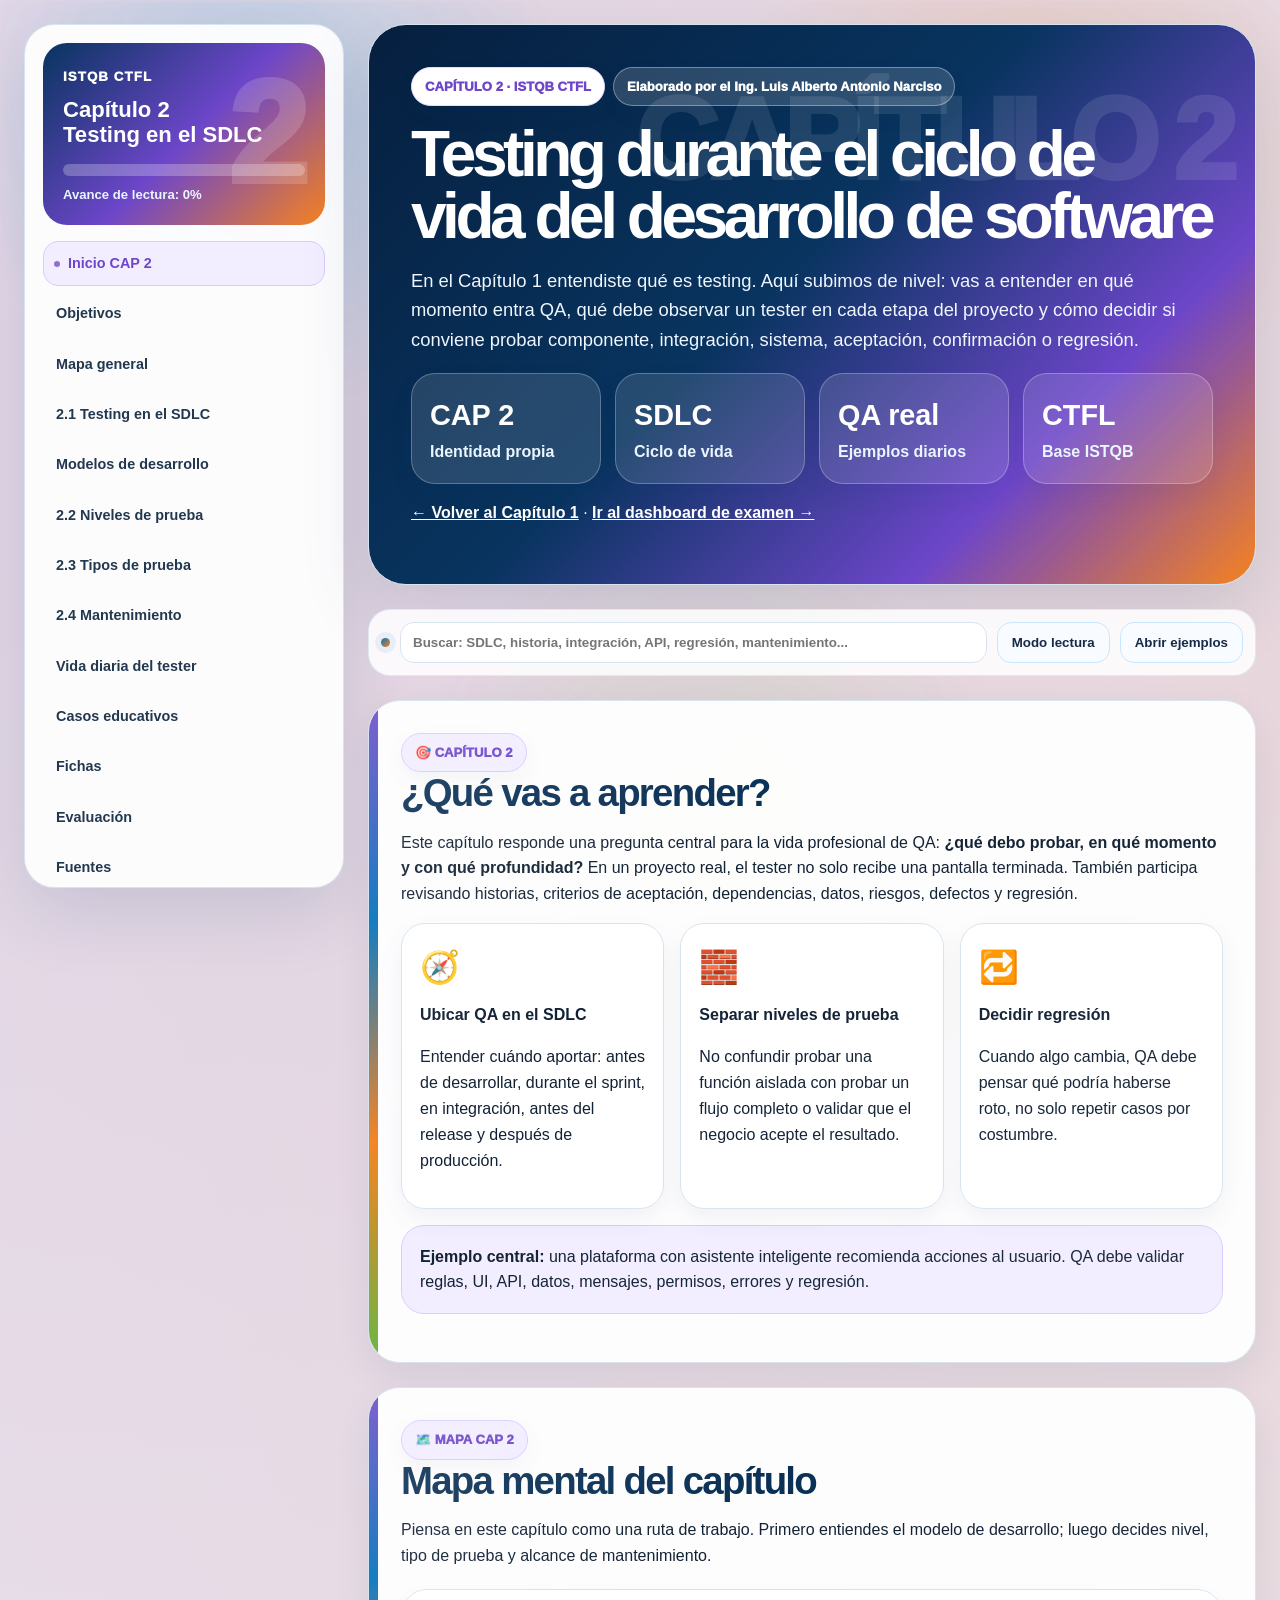
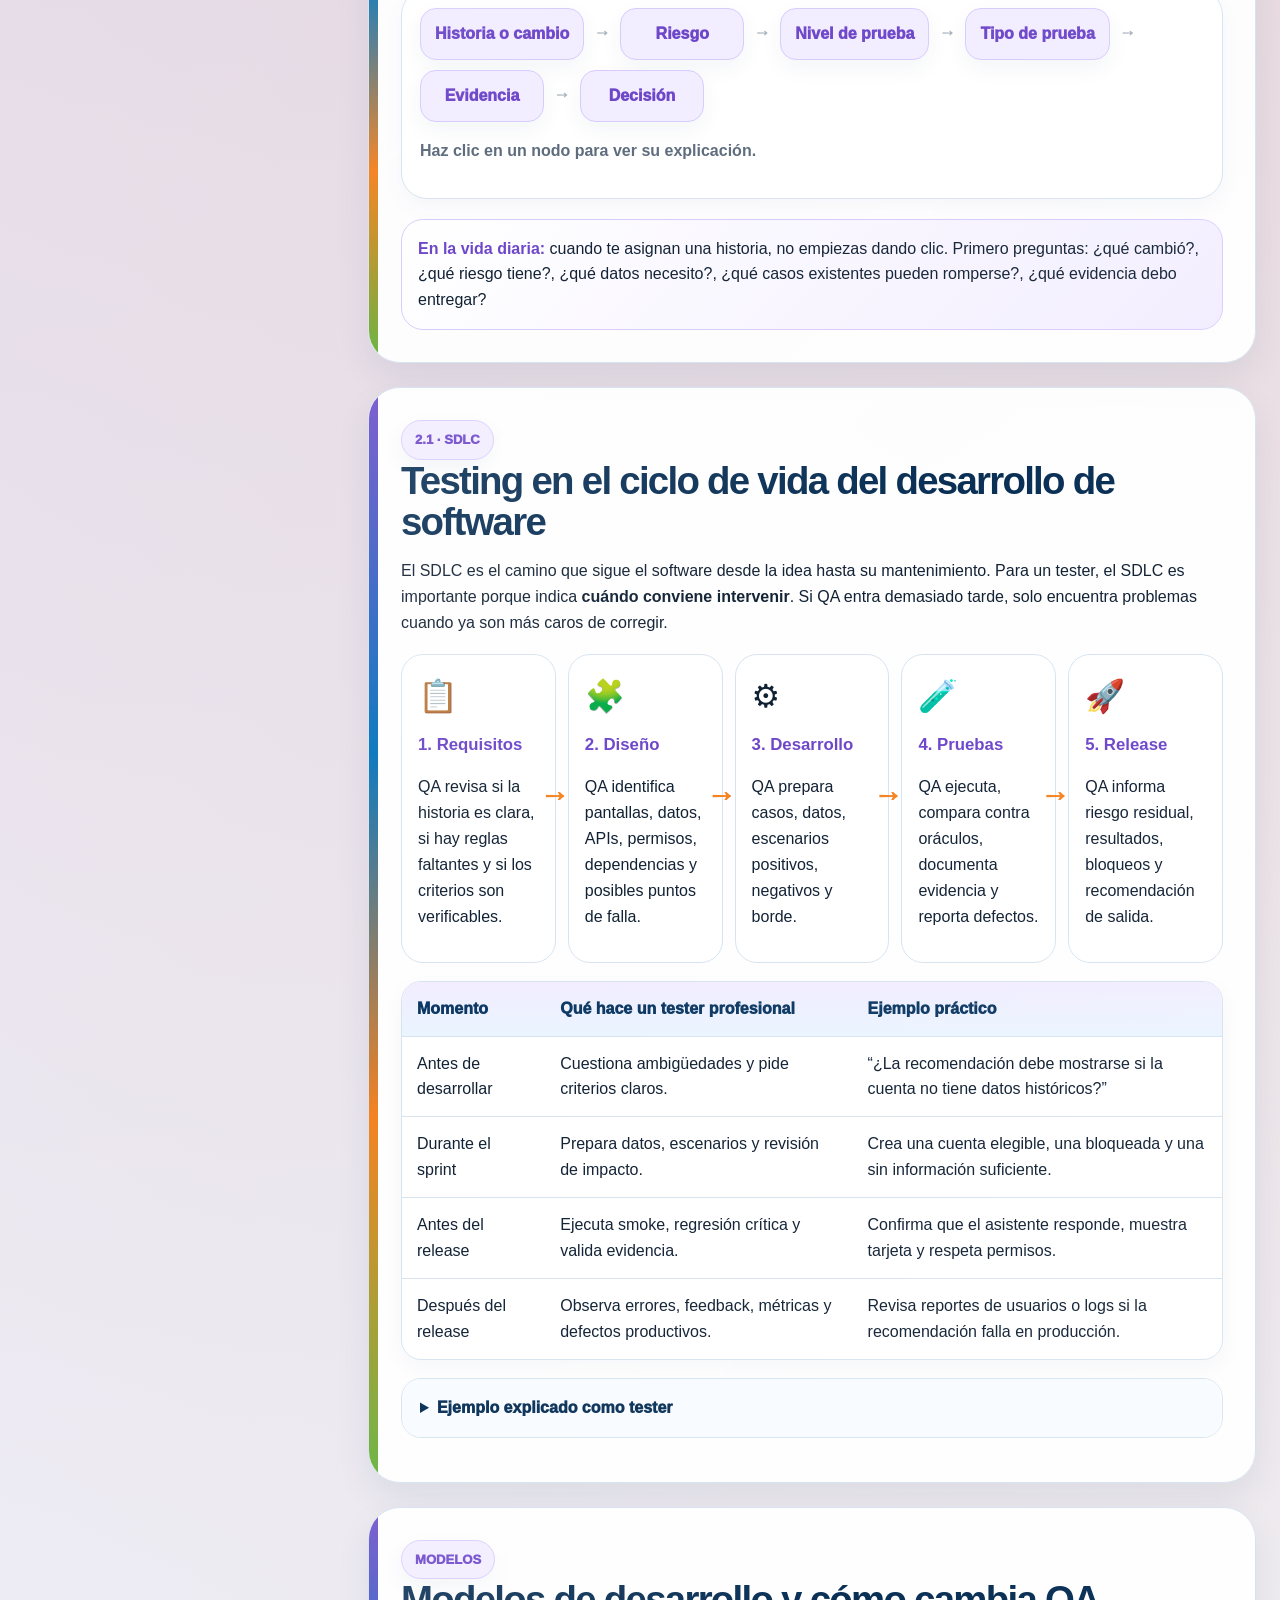
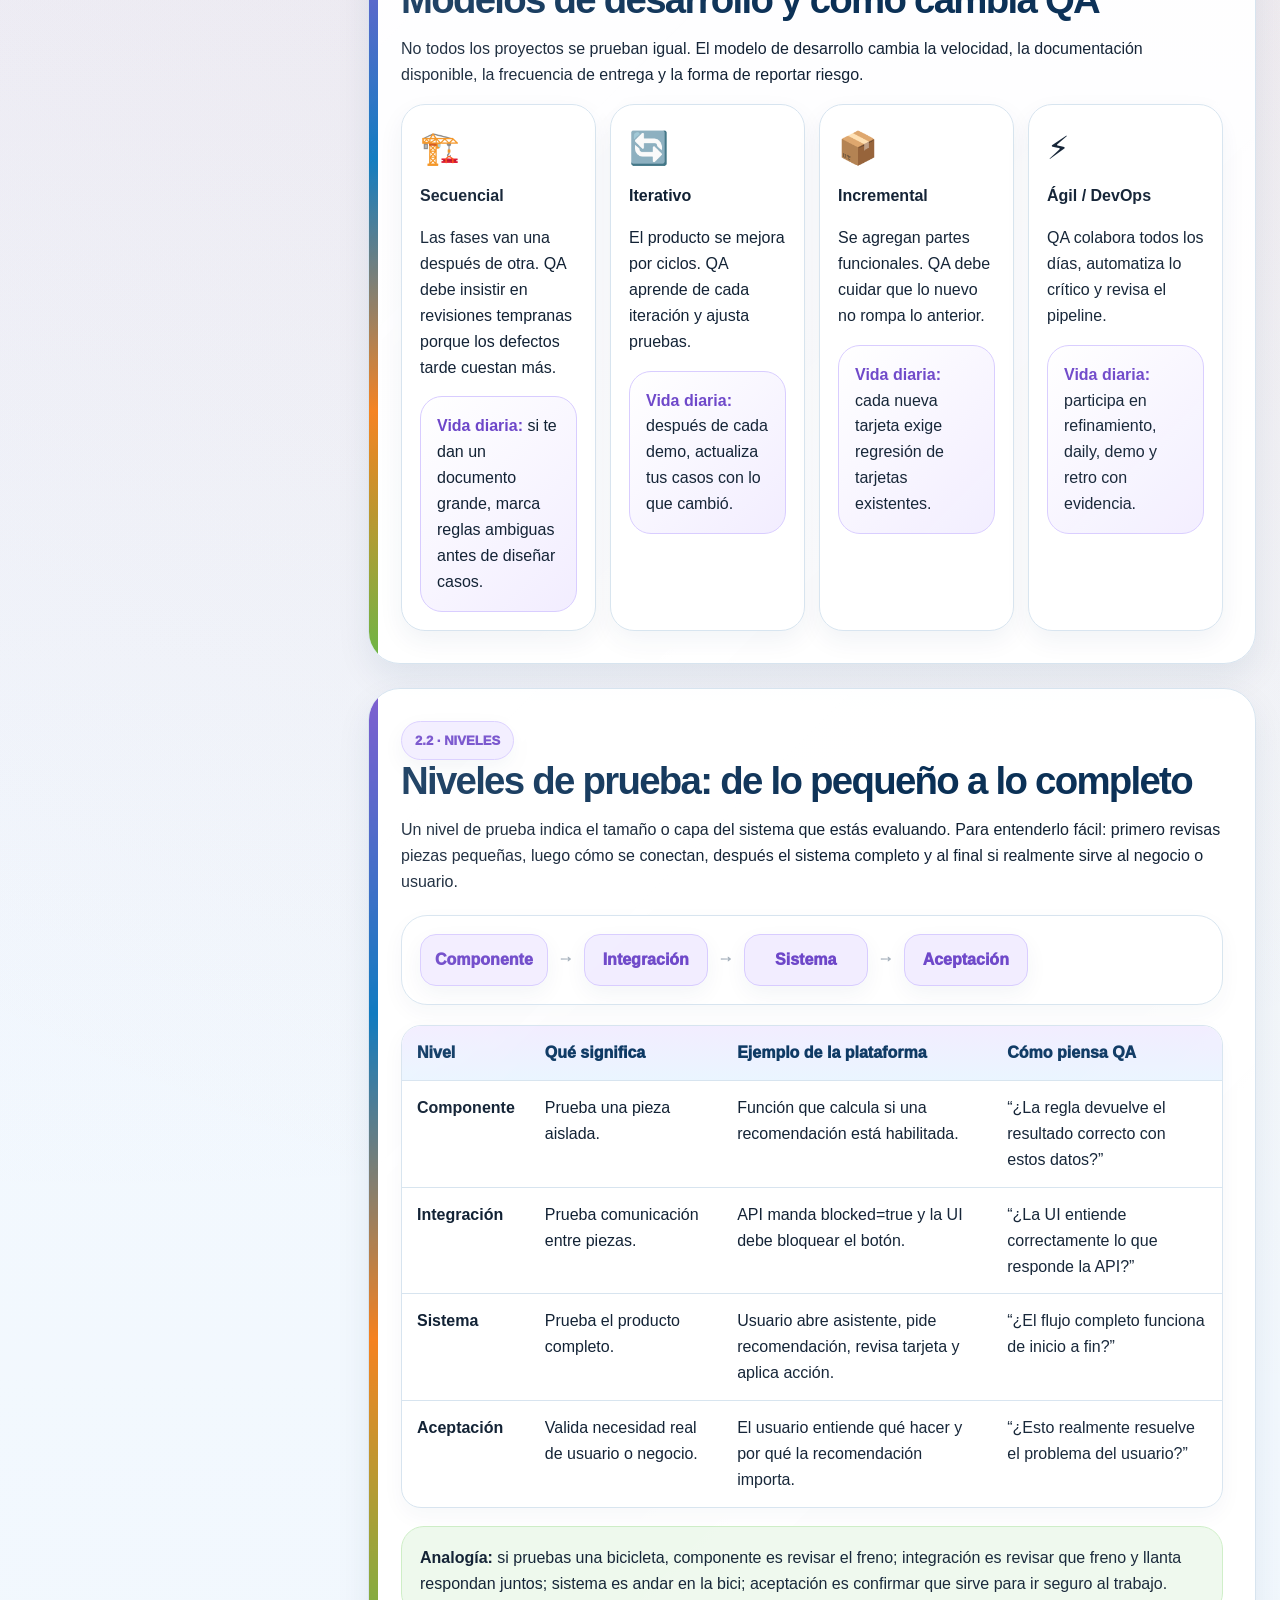
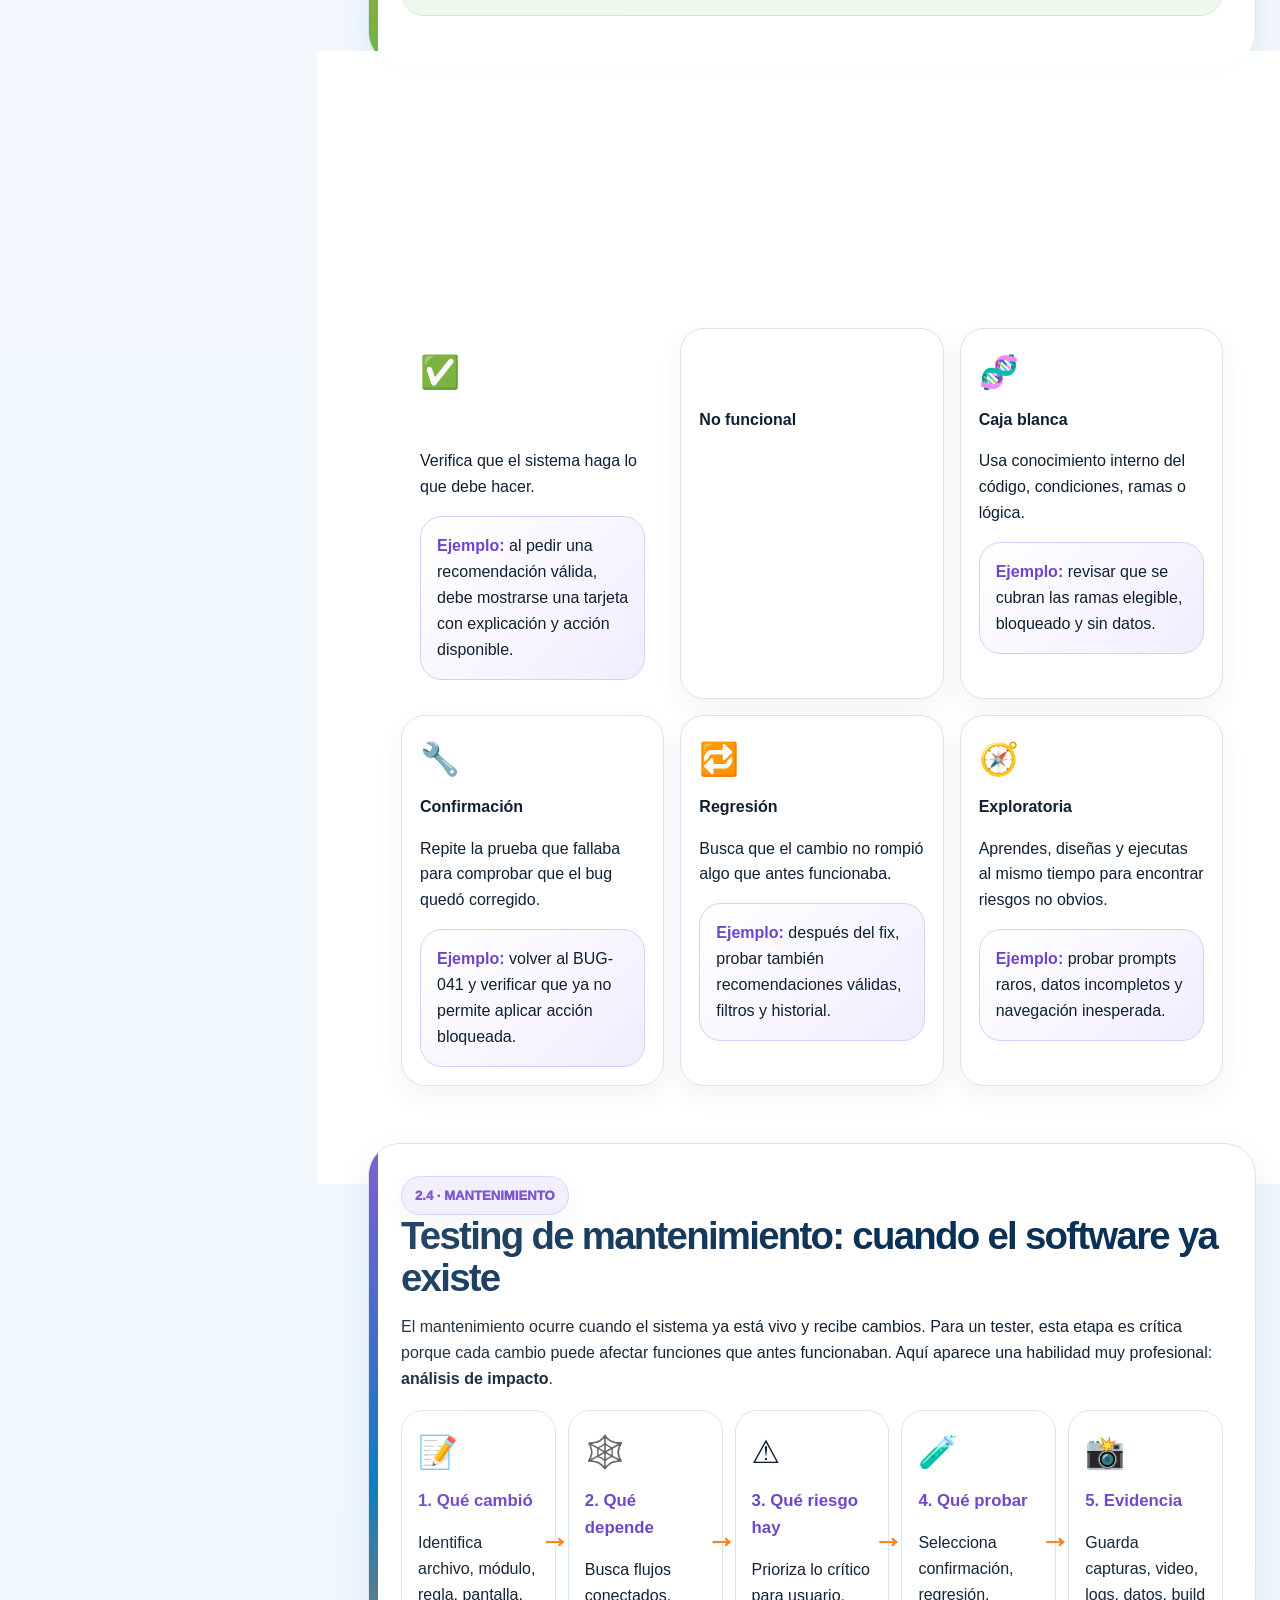
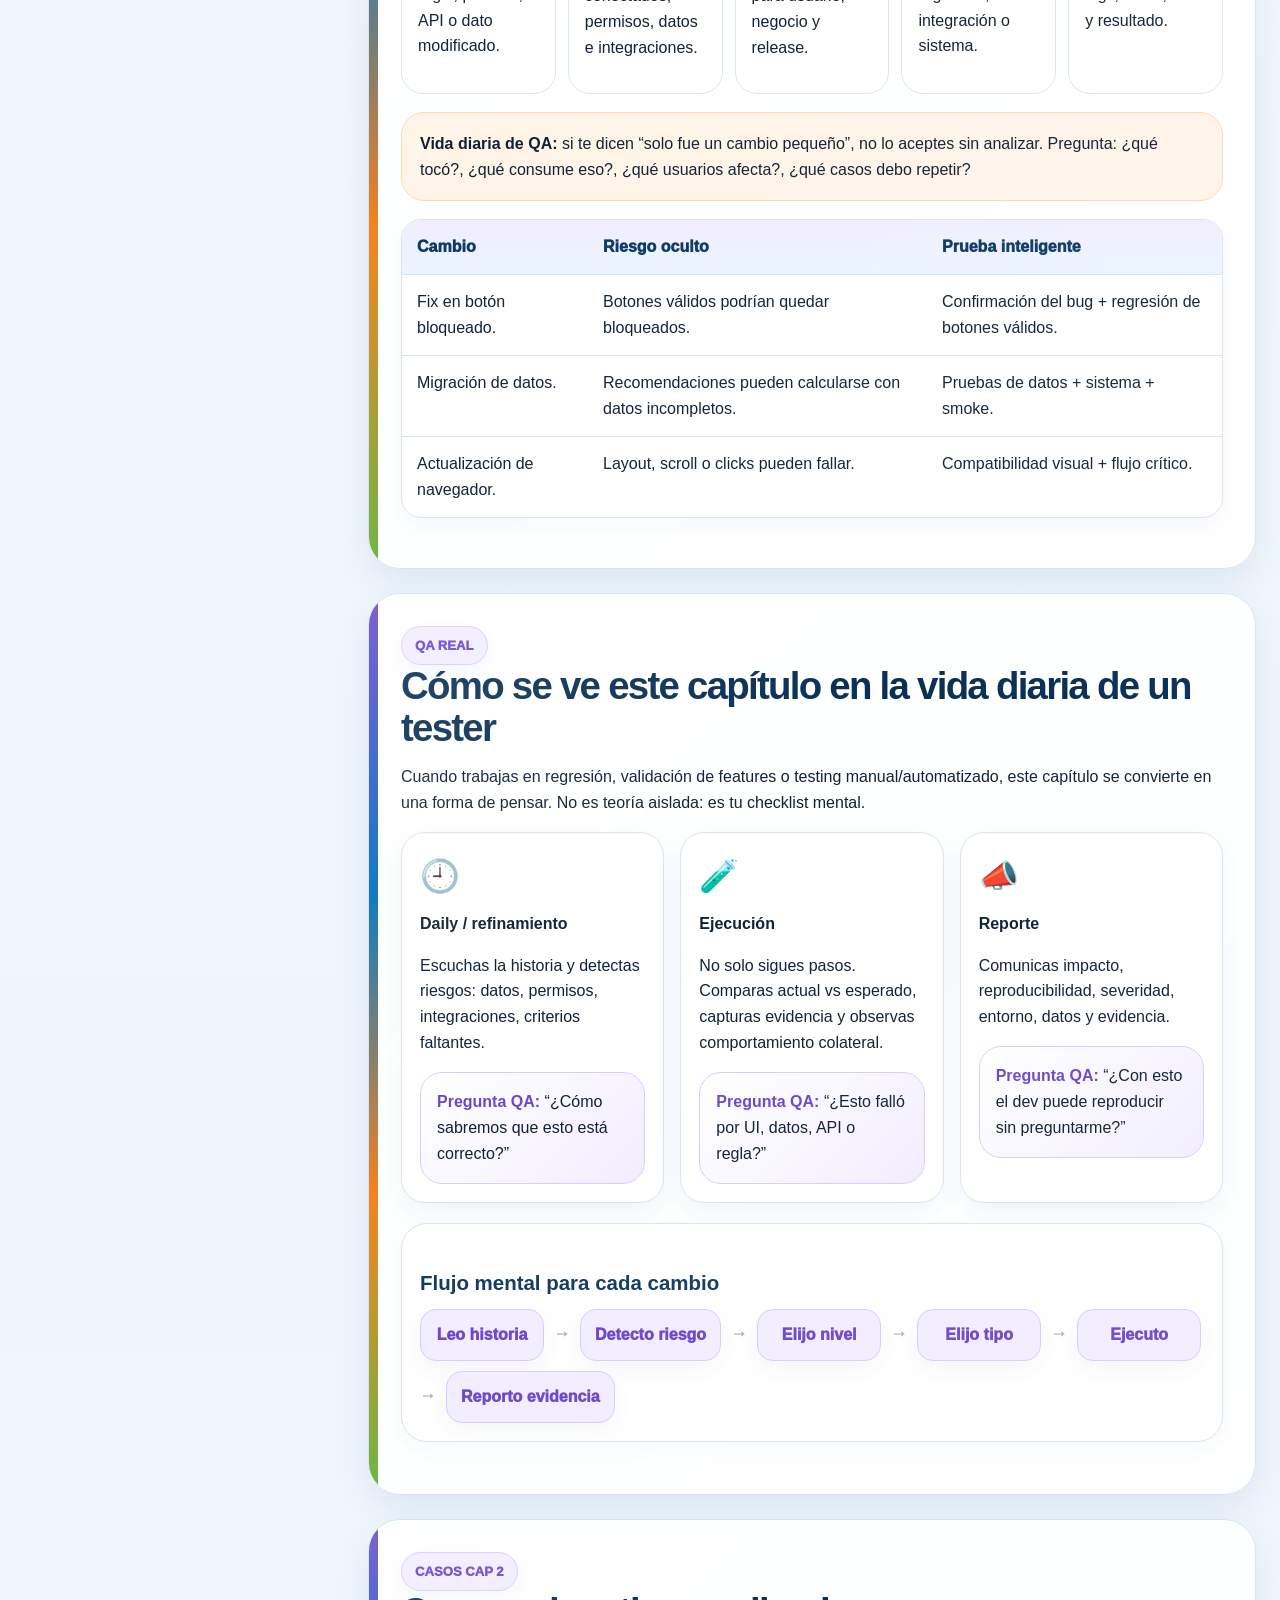
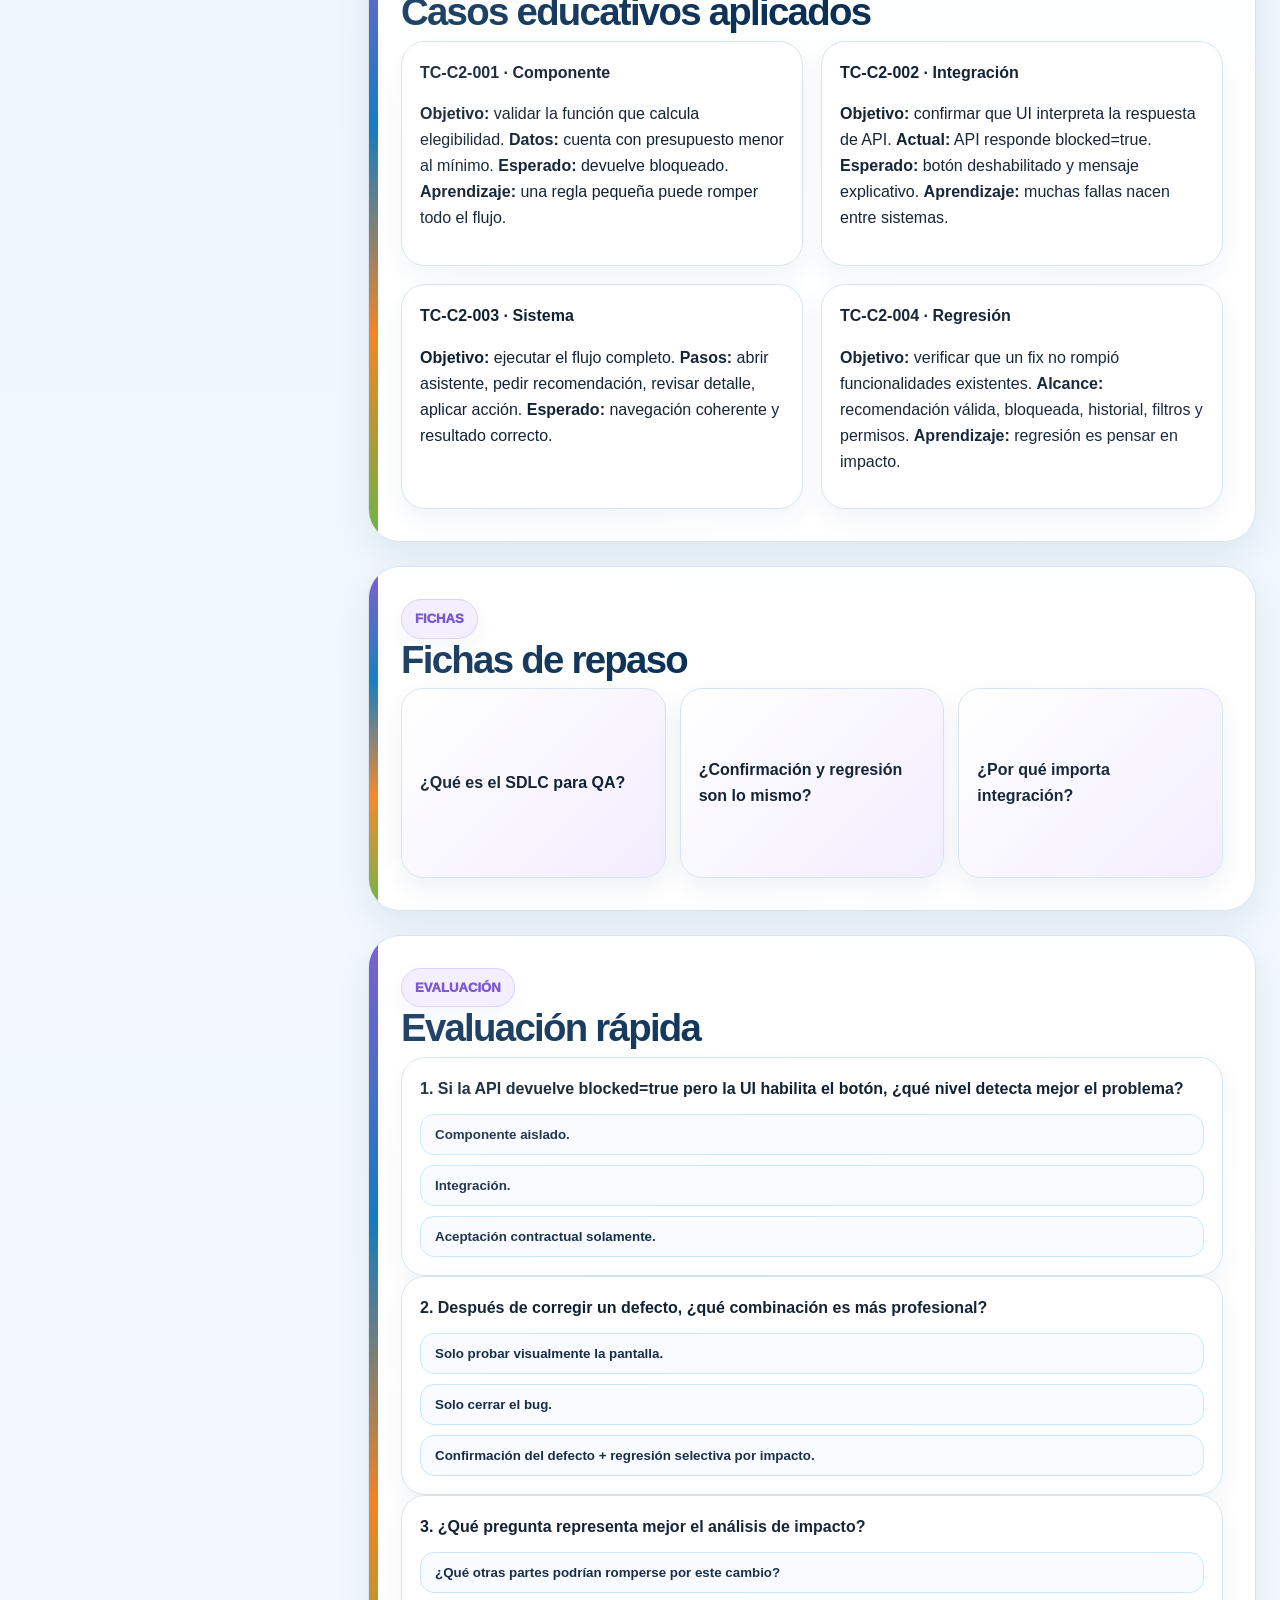
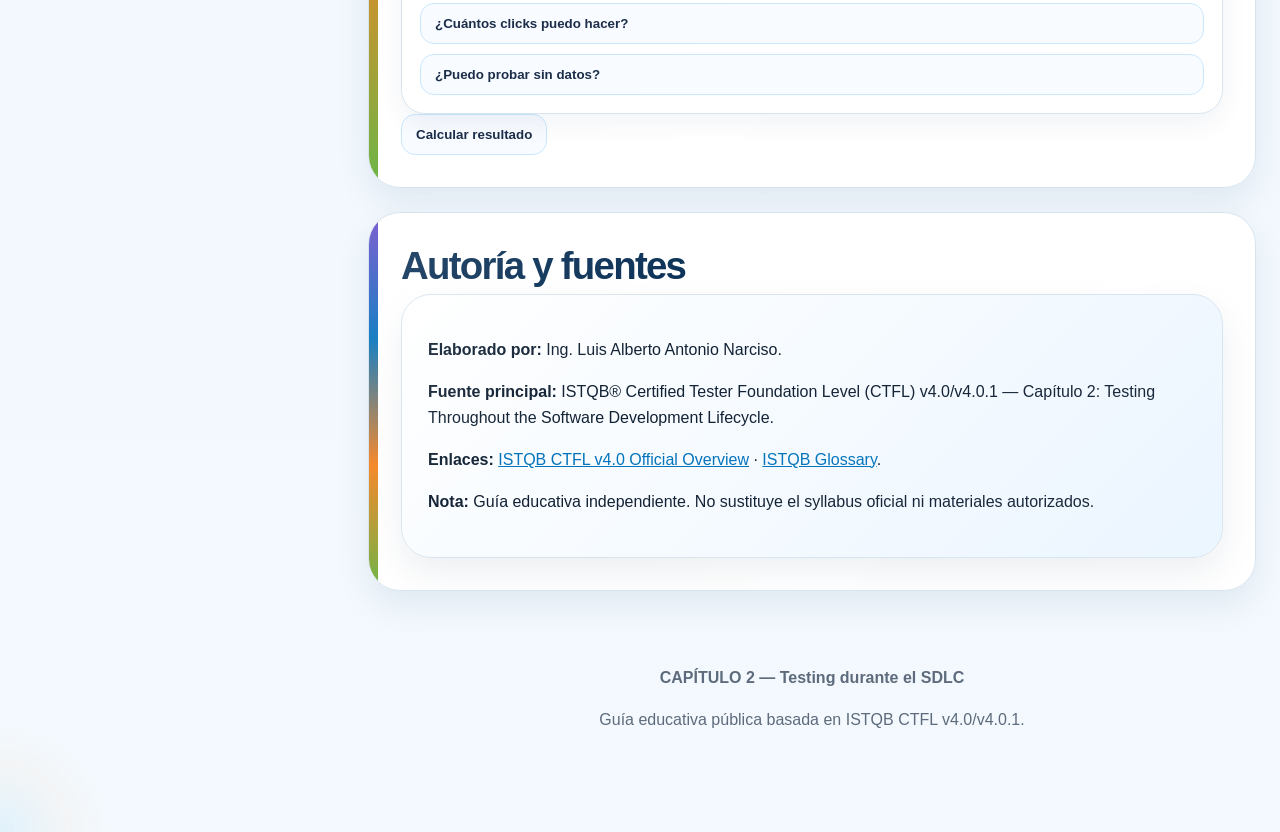
<file: capitulo-2.html>
<!DOCTYPE html>
<html lang="es">
<head>
<meta charset="UTF-8" />
<meta name="viewport" content="width=device-width, initial-scale=1.0" />
<title>ISTQB CTFL — Capítulo 2 | Testing durante el SDLC</title>
<meta name="description" content="Capítulo 2 ISTQB CTFL ampliado con explicación práctica para la vida diaria de un tester." />
<style>
:root{--navy:#08345f;--blue:#0072bc;--sky:#00a3e0;--orange:#f58220;--green:#68b545;--purple:#6d46c9;--ink:#102033;--muted:#5d6b7c;--line:#d7e4ef;--sb:#eaf5ff;--so:#fff4e8;--sg:#eef9ed;--sp:#f2edff;--shadow:0 24px 70px rgba(8,52,95,.13)}*{box-sizing:border-box}html{scroll-behavior:smooth}body{margin:0;font-family:Inter,Roboto,Arial,system-ui,sans-serif;color:var(--ink);line-height:1.62;background:radial-gradient(circle at 6% 3%,rgba(109,70,201,.16),transparent 28%),radial-gradient(circle at 94% 5%,rgba(245,130,32,.16),transparent 28%),linear-gradient(180deg,#f8fbff,#eef6fd 52%,#fbfdff)}a{color:var(--blue)}.layout{display:grid;grid-template-columns:320px minmax(0,1fr);gap:24px;max-width:1540px;margin:auto;padding:24px}aside{position:sticky;top:18px;height:calc(100vh - 36px);overflow:auto;background:rgba(255,255,255,.92);backdrop-filter:blur(18px);border:1px solid var(--line);border-radius:30px;box-shadow:var(--shadow);padding:18px}.brand{padding:20px;border-radius:24px;color:white;background:linear-gradient(135deg,var(--navy),var(--purple) 52%,var(--orange));margin-bottom:16px;position:relative;overflow:hidden}.brand:after{content:"2";position:absolute;right:18px;bottom:-26px;font-size:9rem;font-weight:1000;opacity:.16}.brand small{font-weight:950;letter-spacing:.08em;text-transform:uppercase}.brand strong{display:block;font-size:1.38rem;line-height:1.15;margin-top:8px}.progress-wrap{height:12px;background:rgba(255,255,255,.25);border-radius:999px;margin:16px 0 8px;overflow:hidden}.progress-bar{height:100%;width:0;background:linear-gradient(90deg,#fff,var(--orange),#b8e986);border-radius:999px}.progress-label{font-size:.82rem;color:#eaf6ff;font-weight:850}nav a{display:flex;text-decoration:none;color:#22384f;border:1px solid transparent;margin:5px 0;padding:10px 12px;border-radius:15px;font-size:.9rem;font-weight:850}nav a:hover,nav a.active{background:var(--sp);border-color:#d8ccff;color:var(--purple)}main{min-width:0}.hero{border:1px solid var(--line);border-radius:38px;padding:42px;box-shadow:var(--shadow);background:linear-gradient(135deg,#061f3f 0%,#08345f 46%,#6d46c9 76%,#f58220 100%);margin-bottom:24px;color:white;position:relative;overflow:hidden}.hero:before{content:"CAPÍTULO 2";position:absolute;right:28px;top:22px;font-size:clamp(3rem,9vw,8.5rem);font-weight:1000;letter-spacing:-.08em;color:rgba(255,255,255,.10)}.eyebrow,.author{display:inline-flex;padding:8px 13px;border-radius:999px;font-weight:950;font-size:.82rem;position:relative;z-index:1}.eyebrow{background:#fff;color:var(--purple);border:1px solid #e6dcff}.author{margin-left:8px;background:rgba(255,255,255,.15);border:1px solid rgba(255,255,255,.35);color:#fff}h1{font-size:clamp(2.35rem,5vw,5.5rem);line-height:.96;letter-spacing:-.07em;margin:18px 0 16px;max-width:1100px;position:relative;z-index:1}h2{font-size:clamp(1.7rem,3vw,2.55rem);line-height:1.08;letter-spacing:-.045em;margin:0 0 8px;color:#092f55}h3{font-size:1.28rem;margin:24px 0 10px;color:#123a61}.lead{font-size:1.15rem;color:#eef6ff;max-width:1040px;position:relative;z-index:1}.hero a{color:#fff}.hero-grid,.grid-4{display:grid;grid-template-columns:repeat(4,1fr);gap:14px}.grid-3{display:grid;grid-template-columns:repeat(3,1fr);gap:16px}.grid-2{display:grid;grid-template-columns:repeat(2,1fr);gap:18px}.metric,.mini-card,.q,.persona{background:#fff;border:1px solid var(--line);border-radius:24px;padding:18px;box-shadow:0 10px 26px rgba(8,52,95,.06);transition:.2s}.hero .metric{background:rgba(255,255,255,.12);border-color:rgba(255,255,255,.26);color:#fff}.metric b{font-size:1.8rem;color:var(--navy);display:block}.hero .metric b{color:#fff}.metric span,.muted{color:var(--muted);font-weight:800}.hero .metric span{color:#eaf6ff}.mini-card:hover,.persona:hover{transform:translateY(-3px);box-shadow:0 18px 34px rgba(8,52,95,.1)}section.card{background:rgba(255,255,255,.94);border:1px solid var(--line);border-radius:32px;box-shadow:0 14px 34px rgba(8,52,95,.08);padding:32px;margin:24px 0;position:relative;overflow:hidden;opacity:0;transform:translateY(22px);transition:.55s}section.card.in-view{opacity:1;transform:none}section.card:before{content:"";position:absolute;left:0;top:0;width:9px;height:100%;background:linear-gradient(180deg,var(--purple),var(--blue),var(--orange),var(--green))}.chapter-tag{display:inline-flex;align-items:center;gap:8px;background:var(--sp);color:var(--purple);border:1px solid #d8ccff;border-radius:999px;padding:8px 13px;font-weight:1000;font-size:.82rem}.callout{border:1px solid;border-radius:23px;padding:18px;margin:16px 0;background:#fff}.callout.blue{background:var(--sb);border-color:#c8e7ff}.callout.orange{background:var(--so);border-color:#ffd7b0}.callout.green{background:var(--sg);border-color:#cdeec6}.callout.purple{background:var(--sp);border-color:#d8ccff}.callout.gray{background:#f8fafc;border-color:#e2e8f0}table{width:100%;border-collapse:separate;border-spacing:0;margin:18px 0;border:1px solid var(--line);border-radius:20px;overflow:hidden;background:#fff;box-shadow:0 8px 22px rgba(8,52,95,.04)}th,td{text-align:left;vertical-align:top;padding:14px 15px;border-bottom:1px solid var(--line)}th{background:linear-gradient(180deg,#f2edff,#eaf5ff);color:#0c3863;font-weight:1000}tr:last-child td{border-bottom:0}.flow{display:flex;gap:10px;align-items:center;flex-wrap:wrap}.node{padding:12px 14px;border-radius:16px;font-weight:950;background:var(--sp);border:1px solid #d8ccff;color:var(--purple);min-width:124px;text-align:center;cursor:pointer}.node.selected{outline:3px solid var(--orange);transform:translateY(-2px)}.arrow{font-weight:1000;color:#789}.diagram{border:1px solid var(--line);border-radius:26px;background:#fff;padding:18px;margin:20px 0;overflow:auto;box-shadow:0 8px 22px rgba(8,52,95,.04)}.timeline{display:grid;grid-template-columns:repeat(5,1fr);gap:12px;margin:18px 0}.step{background:#fff;border:1px solid var(--line);border-radius:22px;padding:16px;position:relative}.step b{display:block;color:var(--purple);font-size:1.05rem}.step:after{content:"→";position:absolute;right:-14px;top:38%;font-size:1.8rem;color:var(--orange);font-weight:1000}.step:last-child:after{display:none}.icon{font-size:2rem;display:block;margin-bottom:8px}.daily{background:linear-gradient(135deg,#fff,#f2edff);border:1px solid #d8ccff;border-radius:22px;padding:16px;margin-top:12px}.daily strong{color:var(--purple)}details{background:#fff;border:1px solid var(--line);border-radius:20px;margin:12px 0;overflow:hidden}summary{cursor:pointer;padding:16px 18px;font-weight:1000;color:#0a3158;background:#f8fbff}.detail-body{padding:0 18px 18px}.flashcards{display:grid;grid-template-columns:repeat(3,1fr);gap:14px}.flip{perspective:1000px;min-height:190px;cursor:pointer}.flip-inner{position:relative;width:100%;min-height:190px;transition:transform .55s;transform-style:preserve-3d}.flip.flipped .flip-inner{transform:rotateY(180deg)}.flip-front,.flip-back{position:absolute;inset:0;backface-visibility:hidden;border-radius:22px;border:1px solid var(--line);padding:18px;display:flex;flex-direction:column;justify-content:center;background:#fff;box-shadow:0 10px 24px rgba(8,52,95,.07)}.flip-front{background:linear-gradient(135deg,#fff,#f2edff)}.flip-back{transform:rotateY(180deg);background:linear-gradient(135deg,#eef9ed,#fff)}button,.answer{border:1px solid #c8e7ff;background:#f8fbff;color:#172a46;border-radius:14px;padding:12px 14px;cursor:pointer;text-align:left;font-weight:850;transition:.15s}.answer.correct{background:#dcfce7;border-color:#86efac;color:#166534}.answer.wrong{background:#fee2e2;border-color:#fca5a5;color:#991b1b}.answers{display:grid;gap:10px;margin-top:12px}.scorebox{font-weight:950;padding:16px;border-radius:18px;background:var(--sg);border:1px solid #cdeec6;display:none;margin-top:14px}.study-tools{position:sticky;top:0;z-index:20;display:flex;gap:10px;flex-wrap:wrap;align-items:center;background:rgba(255,255,255,.86);backdrop-filter:blur(16px);border:1px solid var(--line);border-radius:22px;padding:12px;margin-bottom:18px}.study-tools input{flex:1;min-width:220px;border:1px solid var(--line);border-radius:14px;padding:12px;font-weight:750}.highlight{background:#fff3cd;outline:2px solid #ffd66b}.sources{background:linear-gradient(135deg,#fff,#eaf5ff);border:1px solid var(--line);border-radius:30px;padding:26px;box-shadow:0 14px 34px rgba(8,52,95,.08)}.footer{text-align:center;color:var(--muted);padding:34px 20px 60px}@media(max-width:1050px){.layout{grid-template-columns:1fr;padding:14px}aside{position:relative;top:auto;height:auto}.hero{padding:30px}.hero-grid,.grid-4,.grid-3,.grid-2,.flashcards,.timeline{grid-template-columns:1fr}.step:after{display:none}.author{margin-left:0;margin-top:8px}}
</style>
<link rel="stylesheet" href="codrops-ux.css">
</head>
<body><div class="layout"><aside><div class="brand"><small>ISTQB CTFL</small><strong>Capítulo 2<br>Testing en el SDLC</strong><div class="progress-wrap"><div class="progress-bar" id="progressBar"></div></div><div class="progress-label" id="progressLabel">Avance de lectura: 0%</div></div><nav id="nav"><a href="#inicio">Inicio CAP 2</a><a href="#objetivos">Objetivos</a><a href="#mapa">Mapa general</a><a href="#sdlc">2.1 Testing en el SDLC</a><a href="#modelos">Modelos de desarrollo</a><a href="#niveles">2.2 Niveles de prueba</a><a href="#tipos">2.3 Tipos de prueba</a><a href="#mantenimiento">2.4 Mantenimiento</a><a href="#tester">Vida diaria del tester</a><a href="#casos">Casos educativos</a><a href="#flashcards">Fichas</a><a href="#quiz">Evaluación</a><a href="#fuentes">Fuentes</a></nav></aside><main><header class="hero" id="inicio"><span class="eyebrow">CAPÍTULO 2 · ISTQB CTFL</span><span class="author">Elaborado por el Ing. Luis Alberto Antonio Narciso</span><h1>Testing durante el ciclo de vida del desarrollo de software</h1><p class="lead">En el Capítulo 1 entendiste qué es testing. Aquí subimos de nivel: vas a entender en qué momento entra QA, qué debe observar un tester en cada etapa del proyecto y cómo decidir si conviene probar componente, integración, sistema, aceptación, confirmación o regresión.</p><div class="hero-grid"><div class="metric"><b>CAP 2</b><span>Identidad propia</span></div><div class="metric"><b>SDLC</b><span>Ciclo de vida</span></div><div class="metric"><b>QA real</b><span>Ejemplos diarios</span></div><div class="metric"><b>CTFL</b><span>Base ISTQB</span></div></div><p><a href="index.html"><strong>← Volver al Capítulo 1</strong></a> · <a href="exam.html"><strong>Ir al dashboard de examen →</strong></a></p></header><div class="study-tools"><input id="search" placeholder="Buscar: SDLC, historia, integración, API, regresión, mantenimiento..."><button id="focus">Modo lectura</button><button id="openAll">Abrir ejemplos</button></div><section class="card" id="objetivos"><span class="chapter-tag">🎯 CAPÍTULO 2</span><h2>¿Qué vas a aprender?</h2><p>Este capítulo responde una pregunta central para la vida profesional de QA: <strong>¿qué debo probar, en qué momento y con qué profundidad?</strong> En un proyecto real, el tester no solo recibe una pantalla terminada. También participa revisando historias, criterios de aceptación, dependencias, datos, riesgos, defectos y regresión.</p><div class="grid-3"><div class="mini-card"><span class="icon">🧭</span><strong>Ubicar QA en el SDLC</strong><p>Entender cuándo aportar: antes de desarrollar, durante el sprint, en integración, antes del release y después de producción.</p></div><div class="mini-card"><span class="icon">🧱</span><strong>Separar niveles de prueba</strong><p>No confundir probar una función aislada con probar un flujo completo o validar que el negocio acepte el resultado.</p></div><div class="mini-card"><span class="icon">🔁</span><strong>Decidir regresión</strong><p>Cuando algo cambia, QA debe pensar qué podría haberse roto, no solo repetir casos por costumbre.</p></div></div><div class="callout purple"><strong>Ejemplo central:</strong> una plataforma con asistente inteligente recomienda acciones al usuario. QA debe validar reglas, UI, API, datos, mensajes, permisos, errores y regresión.</div></section><section class="card" id="mapa"><span class="chapter-tag">🗺️ MAPA CAP 2</span><h2>Mapa mental del capítulo</h2><p>Piensa en este capítulo como una ruta de trabajo. Primero entiendes el modelo de desarrollo; luego decides nivel, tipo de prueba y alcance de mantenimiento.</p><div class="diagram"><div class="flow"><div class="node">Historia o cambio</div><div class="arrow">→</div><div class="node">Riesgo</div><div class="arrow">→</div><div class="node">Nivel de prueba</div><div class="arrow">→</div><div class="node">Tipo de prueba</div><div class="arrow">→</div><div class="node">Evidencia</div><div class="arrow">→</div><div class="node">Decisión</div></div><p class="muted" id="nodeHelp">Haz clic en un nodo para ver su explicación.</p></div><div class="daily"><strong>En la vida diaria:</strong> cuando te asignan una historia, no empiezas dando clic. Primero preguntas: ¿qué cambió?, ¿qué riesgo tiene?, ¿qué datos necesito?, ¿qué casos existentes pueden romperse?, ¿qué evidencia debo entregar?</div></section><section class="card" id="sdlc"><span class="chapter-tag">2.1 · SDLC</span><h2>Testing en el ciclo de vida del desarrollo de software</h2><p>El SDLC es el camino que sigue el software desde la idea hasta su mantenimiento. Para un tester, el SDLC es importante porque indica <strong>cuándo conviene intervenir</strong>. Si QA entra demasiado tarde, solo encuentra problemas cuando ya son más caros de corregir.</p><div class="timeline"><div class="step"><span class="icon">📋</span><b>1. Requisitos</b><p>QA revisa si la historia es clara, si hay reglas faltantes y si los criterios son verificables.</p></div><div class="step"><span class="icon">🧩</span><b>2. Diseño</b><p>QA identifica pantallas, datos, APIs, permisos, dependencias y posibles puntos de falla.</p></div><div class="step"><span class="icon">⚙️</span><b>3. Desarrollo</b><p>QA prepara casos, datos, escenarios positivos, negativos y borde.</p></div><div class="step"><span class="icon">🧪</span><b>4. Pruebas</b><p>QA ejecuta, compara contra oráculos, documenta evidencia y reporta defectos.</p></div><div class="step"><span class="icon">🚀</span><b>5. Release</b><p>QA informa riesgo residual, resultados, bloqueos y recomendación de salida.</p></div></div><table><thead><tr><th>Momento</th><th>Qué hace un tester profesional</th><th>Ejemplo práctico</th></tr></thead><tbody><tr><td>Antes de desarrollar</td><td>Cuestiona ambigüedades y pide criterios claros.</td><td>“¿La recomendación debe mostrarse si la cuenta no tiene datos históricos?”</td></tr><tr><td>Durante el sprint</td><td>Prepara datos, escenarios y revisión de impacto.</td><td>Crea una cuenta elegible, una bloqueada y una sin información suficiente.</td></tr><tr><td>Antes del release</td><td>Ejecuta smoke, regresión crítica y valida evidencia.</td><td>Confirma que el asistente responde, muestra tarjeta y respeta permisos.</td></tr><tr><td>Después del release</td><td>Observa errores, feedback, métricas y defectos productivos.</td><td>Revisa reportes de usuarios o logs si la recomendación falla en producción.</td></tr></tbody></table><details><summary>Ejemplo explicado como tester</summary><div class="detail-body"><p>Supón que un desarrollador cambia la regla que habilita una recomendación. Un tester principiante solo prueba el botón. Un tester profesional revisa la regla, los datos, el mensaje visible, la API, la UI, el caso negativo, el caso borde y la regresión de recomendaciones similares.</p></div></details></section><section class="card" id="modelos"><span class="chapter-tag">MODELOS</span><h2>Modelos de desarrollo y cómo cambia QA</h2><p>No todos los proyectos se prueban igual. El modelo de desarrollo cambia la velocidad, la documentación disponible, la frecuencia de entrega y la forma de reportar riesgo.</p><div class="grid-4"><div class="mini-card"><span class="icon">🏗️</span><strong>Secuencial</strong><p>Las fases van una después de otra. QA debe insistir en revisiones tempranas porque los defectos tarde cuestan más.</p><div class="daily"><strong>Vida diaria:</strong> si te dan un documento grande, marca reglas ambiguas antes de diseñar casos.</div></div><div class="mini-card"><span class="icon">🔄</span><strong>Iterativo</strong><p>El producto se mejora por ciclos. QA aprende de cada iteración y ajusta pruebas.</p><div class="daily"><strong>Vida diaria:</strong> después de cada demo, actualiza tus casos con lo que cambió.</div></div><div class="mini-card"><span class="icon">📦</span><strong>Incremental</strong><p>Se agregan partes funcionales. QA debe cuidar que lo nuevo no rompa lo anterior.</p><div class="daily"><strong>Vida diaria:</strong> cada nueva tarjeta exige regresión de tarjetas existentes.</div></div><div class="mini-card"><span class="icon">⚡</span><strong>Ágil / DevOps</strong><p>QA colabora todos los días, automatiza lo crítico y revisa el pipeline.</p><div class="daily"><strong>Vida diaria:</strong> participa en refinamiento, daily, demo y retro con evidencia.</div></div></div></section><section class="card" id="niveles"><span class="chapter-tag">2.2 · NIVELES</span><h2>Niveles de prueba: de lo pequeño a lo completo</h2><p>Un nivel de prueba indica el tamaño o capa del sistema que estás evaluando. Para entenderlo fácil: primero revisas piezas pequeñas, luego cómo se conectan, después el sistema completo y al final si realmente sirve al negocio o usuario.</p><div class="diagram"><div class="flow"><div class="node">Componente</div><div class="arrow">→</div><div class="node">Integración</div><div class="arrow">→</div><div class="node">Sistema</div><div class="arrow">→</div><div class="node">Aceptación</div></div></div><table><thead><tr><th>Nivel</th><th>Qué significa</th><th>Ejemplo de la plataforma</th><th>Cómo piensa QA</th></tr></thead><tbody><tr><td><strong>Componente</strong></td><td>Prueba una pieza aislada.</td><td>Función que calcula si una recomendación está habilitada.</td><td>“¿La regla devuelve el resultado correcto con estos datos?”</td></tr><tr><td><strong>Integración</strong></td><td>Prueba comunicación entre piezas.</td><td>API manda blocked=true y la UI debe bloquear el botón.</td><td>“¿La UI entiende correctamente lo que responde la API?”</td></tr><tr><td><strong>Sistema</strong></td><td>Prueba el producto completo.</td><td>Usuario abre asistente, pide recomendación, revisa tarjeta y aplica acción.</td><td>“¿El flujo completo funciona de inicio a fin?”</td></tr><tr><td><strong>Aceptación</strong></td><td>Valida necesidad real de usuario o negocio.</td><td>El usuario entiende qué hacer y por qué la recomendación importa.</td><td>“¿Esto realmente resuelve el problema del usuario?”</td></tr></tbody></table><div class="callout green"><strong>Analogía:</strong> si pruebas una bicicleta, componente es revisar el freno; integración es revisar que freno y llanta respondan juntos; sistema es andar en la bici; aceptación es confirmar que sirve para ir seguro al trabajo.</div></section><section class="card" id="tipos"><span class="chapter-tag">2.3 · TIPOS</span><h2>Tipos de prueba: qué característica quieres evaluar</h2><p>El tipo de prueba responde: <strong>¿qué quiero descubrir?</strong> No es lo mismo validar una regla de negocio que evaluar rendimiento, seguridad, accesibilidad o efectos colaterales después de un cambio.</p><div class="grid-3"><div class="mini-card"><span class="icon">✅</span><strong>Funcional</strong><p>Verifica que el sistema haga lo que debe hacer.</p><div class="daily"><strong>Ejemplo:</strong> al pedir una recomendación válida, debe mostrarse una tarjeta con explicación y acción disponible.</div></div><div class="mini-card"><span class="icon">📈</span><strong>No funcional</strong><p>Evalúa rapidez, usabilidad, compatibilidad, seguridad y accesibilidad.</p><div class="daily"><strong>Ejemplo:</strong> la tarjeta debe cargar rápido y ser legible en pantalla pequeña.</div></div><div class="mini-card"><span class="icon">🧬</span><strong>Caja blanca</strong><p>Usa conocimiento interno del código, condiciones, ramas o lógica.</p><div class="daily"><strong>Ejemplo:</strong> revisar que se cubran las ramas elegible, bloqueado y sin datos.</div></div><div class="mini-card"><span class="icon">🔧</span><strong>Confirmación</strong><p>Repite la prueba que fallaba para comprobar que el bug quedó corregido.</p><div class="daily"><strong>Ejemplo:</strong> volver al BUG-041 y verificar que ya no permite aplicar acción bloqueada.</div></div><div class="mini-card"><span class="icon">🔁</span><strong>Regresión</strong><p>Busca que el cambio no rompió algo que antes funcionaba.</p><div class="daily"><strong>Ejemplo:</strong> después del fix, probar también recomendaciones válidas, filtros y historial.</div></div><div class="mini-card"><span class="icon">🧭</span><strong>Exploratoria</strong><p>Aprendes, diseñas y ejecutas al mismo tiempo para encontrar riesgos no obvios.</p><div class="daily"><strong>Ejemplo:</strong> probar prompts raros, datos incompletos y navegación inesperada.</div></div></div></section><section class="card" id="mantenimiento"><span class="chapter-tag">2.4 · MANTENIMIENTO</span><h2>Testing de mantenimiento: cuando el software ya existe</h2><p>El mantenimiento ocurre cuando el sistema ya está vivo y recibe cambios. Para un tester, esta etapa es crítica porque cada cambio puede afectar funciones que antes funcionaban. Aquí aparece una habilidad muy profesional: <strong>análisis de impacto</strong>.</p><div class="timeline"><div class="step"><span class="icon">📝</span><b>1. Qué cambió</b><p>Identifica archivo, módulo, regla, pantalla, API o dato modificado.</p></div><div class="step"><span class="icon">🕸️</span><b>2. Qué depende</b><p>Busca flujos conectados, permisos, datos e integraciones.</p></div><div class="step"><span class="icon">⚠️</span><b>3. Qué riesgo hay</b><p>Prioriza lo crítico para usuario, negocio y release.</p></div><div class="step"><span class="icon">🧪</span><b>4. Qué probar</b><p>Selecciona confirmación, regresión, integración o sistema.</p></div><div class="step"><span class="icon">📸</span><b>5. Evidencia</b><p>Guarda capturas, video, logs, datos, build y resultado.</p></div></div><div class="callout orange"><strong>Vida diaria de QA:</strong> si te dicen “solo fue un cambio pequeño”, no lo aceptes sin analizar. Pregunta: ¿qué tocó?, ¿qué consume eso?, ¿qué usuarios afecta?, ¿qué casos debo repetir?</div><table><thead><tr><th>Cambio</th><th>Riesgo oculto</th><th>Prueba inteligente</th></tr></thead><tbody><tr><td>Fix en botón bloqueado.</td><td>Botones válidos podrían quedar bloqueados.</td><td>Confirmación del bug + regresión de botones válidos.</td></tr><tr><td>Migración de datos.</td><td>Recomendaciones pueden calcularse con datos incompletos.</td><td>Pruebas de datos + sistema + smoke.</td></tr><tr><td>Actualización de navegador.</td><td>Layout, scroll o clicks pueden fallar.</td><td>Compatibilidad visual + flujo crítico.</td></tr></tbody></table></section><section class="card" id="tester"><span class="chapter-tag">QA REAL</span><h2>Cómo se ve este capítulo en la vida diaria de un tester</h2><p>Cuando trabajas en regresión, validación de features o testing manual/automatizado, este capítulo se convierte en una forma de pensar. No es teoría aislada: es tu checklist mental.</p><div class="grid-3"><div class="persona"><span class="icon">🕘</span><strong>Daily / refinamiento</strong><p>Escuchas la historia y detectas riesgos: datos, permisos, integraciones, criterios faltantes.</p><div class="daily"><strong>Pregunta QA:</strong> “¿Cómo sabremos que esto está correcto?”</div></div><div class="persona"><span class="icon">🧪</span><strong>Ejecución</strong><p>No solo sigues pasos. Comparas actual vs esperado, capturas evidencia y observas comportamiento colateral.</p><div class="daily"><strong>Pregunta QA:</strong> “¿Esto falló por UI, datos, API o regla?”</div></div><div class="persona"><span class="icon">📣</span><strong>Reporte</strong><p>Comunicas impacto, reproducibilidad, severidad, entorno, datos y evidencia.</p><div class="daily"><strong>Pregunta QA:</strong> “¿Con esto el dev puede reproducir sin preguntarme?”</div></div></div><div class="diagram"><h3>Flujo mental para cada cambio</h3><div class="flow"><div class="node">Leo historia</div><div class="arrow">→</div><div class="node">Detecto riesgo</div><div class="arrow">→</div><div class="node">Elijo nivel</div><div class="arrow">→</div><div class="node">Elijo tipo</div><div class="arrow">→</div><div class="node">Ejecuto</div><div class="arrow">→</div><div class="node">Reporto evidencia</div></div></div></section><section class="card" id="casos"><span class="chapter-tag">CASOS CAP 2</span><h2>Casos educativos aplicados</h2><div class="grid-2"><div class="mini-card"><strong>TC-C2-001 · Componente</strong><p><strong>Objetivo:</strong> validar la función que calcula elegibilidad. <strong>Datos:</strong> cuenta con presupuesto menor al mínimo. <strong>Esperado:</strong> devuelve bloqueado. <strong>Aprendizaje:</strong> una regla pequeña puede romper todo el flujo.</p></div><div class="mini-card"><strong>TC-C2-002 · Integración</strong><p><strong>Objetivo:</strong> confirmar que UI interpreta la respuesta de API. <strong>Actual:</strong> API responde blocked=true. <strong>Esperado:</strong> botón deshabilitado y mensaje explicativo. <strong>Aprendizaje:</strong> muchas fallas nacen entre sistemas.</p></div><div class="mini-card"><strong>TC-C2-003 · Sistema</strong><p><strong>Objetivo:</strong> ejecutar el flujo completo. <strong>Pasos:</strong> abrir asistente, pedir recomendación, revisar detalle, aplicar acción. <strong>Esperado:</strong> navegación coherente y resultado correcto.</p></div><div class="mini-card"><strong>TC-C2-004 · Regresión</strong><p><strong>Objetivo:</strong> verificar que un fix no rompió funcionalidades existentes. <strong>Alcance:</strong> recomendación válida, bloqueada, historial, filtros y permisos. <strong>Aprendizaje:</strong> regresión es pensar en impacto.</p></div></div></section><section class="card" id="flashcards"><span class="chapter-tag">FICHAS</span><h2>Fichas de repaso</h2><div class="flashcards"><div class="flip"><div class="flip-inner"><div class="flip-front"><strong>¿Qué es el SDLC para QA?</strong></div><div class="flip-back"><p>Es el mapa para saber cuándo participar: requisitos, diseño, desarrollo, pruebas, release y mantenimiento.</p></div></div></div><div class="flip"><div class="flip-inner"><div class="flip-front"><strong>¿Confirmación y regresión son lo mismo?</strong></div><div class="flip-back"><p>No. Confirmación verifica un bug corregido. Regresión busca efectos colaterales en cosas que antes funcionaban.</p></div></div></div><div class="flip"><div class="flip-inner"><div class="flip-front"><strong>¿Por qué importa integración?</strong></div><div class="flip-back"><p>Porque muchos defectos aparecen cuando UI, API, datos y reglas se conectan.</p></div></div></div></div></section><section class="card" id="quiz"><span class="chapter-tag">EVALUACIÓN</span><h2>Evaluación rápida</h2><div class="q" data-correct="b"><strong>1. Si la API devuelve blocked=true pero la UI habilita el botón, ¿qué nivel detecta mejor el problema?</strong><div class="answers"><button class="answer" data-option="a">Componente aislado.</button><button class="answer" data-option="b">Integración.</button><button class="answer" data-option="c">Aceptación contractual solamente.</button></div></div><div class="q" data-correct="c"><strong>2. Después de corregir un defecto, ¿qué combinación es más profesional?</strong><div class="answers"><button class="answer" data-option="a">Solo probar visualmente la pantalla.</button><button class="answer" data-option="b">Solo cerrar el bug.</button><button class="answer" data-option="c">Confirmación del defecto + regresión selectiva por impacto.</button></div></div><div class="q" data-correct="a"><strong>3. ¿Qué pregunta representa mejor el análisis de impacto?</strong><div class="answers"><button class="answer" data-option="a">¿Qué otras partes podrían romperse por este cambio?</button><button class="answer" data-option="b">¿Cuántos clicks puedo hacer?</button><button class="answer" data-option="c">¿Puedo probar sin datos?</button></div></div><button id="scoreBtn">Calcular resultado</button><div class="scorebox" id="scoreBox"></div></section><section class="card" id="fuentes"><h2>Autoría y fuentes</h2><div class="sources"><p><strong>Elaborado por:</strong> Ing. Luis Alberto Antonio Narciso.</p><p><strong>Fuente principal:</strong> ISTQB® Certified Tester Foundation Level (CTFL) v4.0/v4.0.1 — Capítulo 2: Testing Throughout the Software Development Lifecycle.</p><p><strong>Enlaces:</strong> <a href="https://istqb.org/certifications/certified-tester-foundation-level-ctfl-v4-0/" target="_blank" rel="noopener">ISTQB CTFL v4.0 Official Overview</a> · <a href="https://glossary.istqb.org/" target="_blank" rel="noopener">ISTQB Glossary</a>.</p><p><strong>Nota:</strong> Guía educativa independiente. No sustituye el syllabus oficial ni materiales autorizados.</p></div></section><footer class="footer"><p><strong>CAPÍTULO 2 — Testing durante el SDLC</strong></p><p>Guía educativa pública basada en ISTQB CTFL v4.0/v4.0.1.</p></footer></main></div><script>const $=s=>document.querySelector(s),$$=s=>[...document.querySelectorAll(s)],bar=$('#progressBar'),label=$('#progressLabel'),links=$$('nav a'),sections=links.map(a=>$(a.getAttribute('href'))).filter(Boolean);function progress(){let h=document.documentElement.scrollHeight-innerHeight,p=h?Math.round(scrollY/h*100):0;bar.style.width=p+'%';label.textContent='Avance de lectura: '+p+'%';let c='';sections.forEach(s=>{if(scrollY>=s.offsetTop-160)c='#'+s.id});links.forEach(a=>a.classList.toggle('active',a.getAttribute('href')===c))}addEventListener('scroll',progress,{passive:true});progress();const io=new IntersectionObserver(es=>es.forEach(e=>{if(e.isIntersecting)e.target.classList.add('in-view')}),{threshold:.16});$$('section.card').forEach(s=>io.observe(s));$('#focus').onclick=()=>document.body.classList.toggle('focus-mode');$('#openAll').onclick=()=>{let open=$('#openAll').dataset.open!=='1';$$('details').forEach(d=>d.open=open);$('#openAll').dataset.open=open?'1':'0';$('#openAll').textContent=open?'Cerrar ejemplos':'Abrir ejemplos'};$('#search').oninput=e=>{let q=e.target.value.trim().toLowerCase();$$('.highlight').forEach(x=>x.classList.remove('highlight'));if(q.length<2)return;let first=null;$$('p,td,.mini-card,.persona,.callout').forEach(el=>{if(el.textContent.toLowerCase().includes(q)){el.classList.add('highlight');first=first||el}});if(first)first.scrollIntoView({behavior:'smooth',block:'center'})};const help={"Historia o cambio":"Lo que te asignan: una feature, fix, mejora, migración o ajuste.","Riesgo":"Lo que podría fallar y afectar usuario, negocio, datos o release.","Nivel de prueba":"Dónde probar: componente, integración, sistema o aceptación.","Tipo de prueba":"Qué buscar: funcional, no funcional, confirmación, regresión o exploratoria.","Evidencia":"Capturas, video, logs, datos, ambiente, build y resultado.","Decisión":"Con la evidencia decides si pasa, falla, se bloquea o requiere más análisis."};$$('.node').forEach(n=>n.onclick=()=>{let t=n.textContent.trim();$$('.node').forEach(x=>x.classList.remove('selected'));n.classList.add('selected');$('#nodeHelp').textContent=help[t]||t});$$('.flip').forEach(c=>c.onclick=()=>c.classList.toggle('flipped'));$$('.q').forEach(q=>q.querySelectorAll('.answer').forEach(btn=>btn.onclick=()=>{q.querySelectorAll('.answer').forEach(b=>b.classList.remove('correct','wrong'));let ok=btn.dataset.option===q.dataset.correct;btn.classList.add(ok?'correct':'wrong');if(!ok)q.querySelector('[data-option="'+q.dataset.correct+'"]').classList.add('correct');q.dataset.answered=ok?'1':'0'}));$('#scoreBtn').onclick=()=>{let qs=$$('.q'),s=qs.filter(q=>q.dataset.answered==='1').length,b=$('#scoreBox');b.style.display='block';b.textContent='Resultado: '+s+' de '+qs.length+' correctas.'};</script><script src="codrops-ux.js"></script></body></html>
</file>
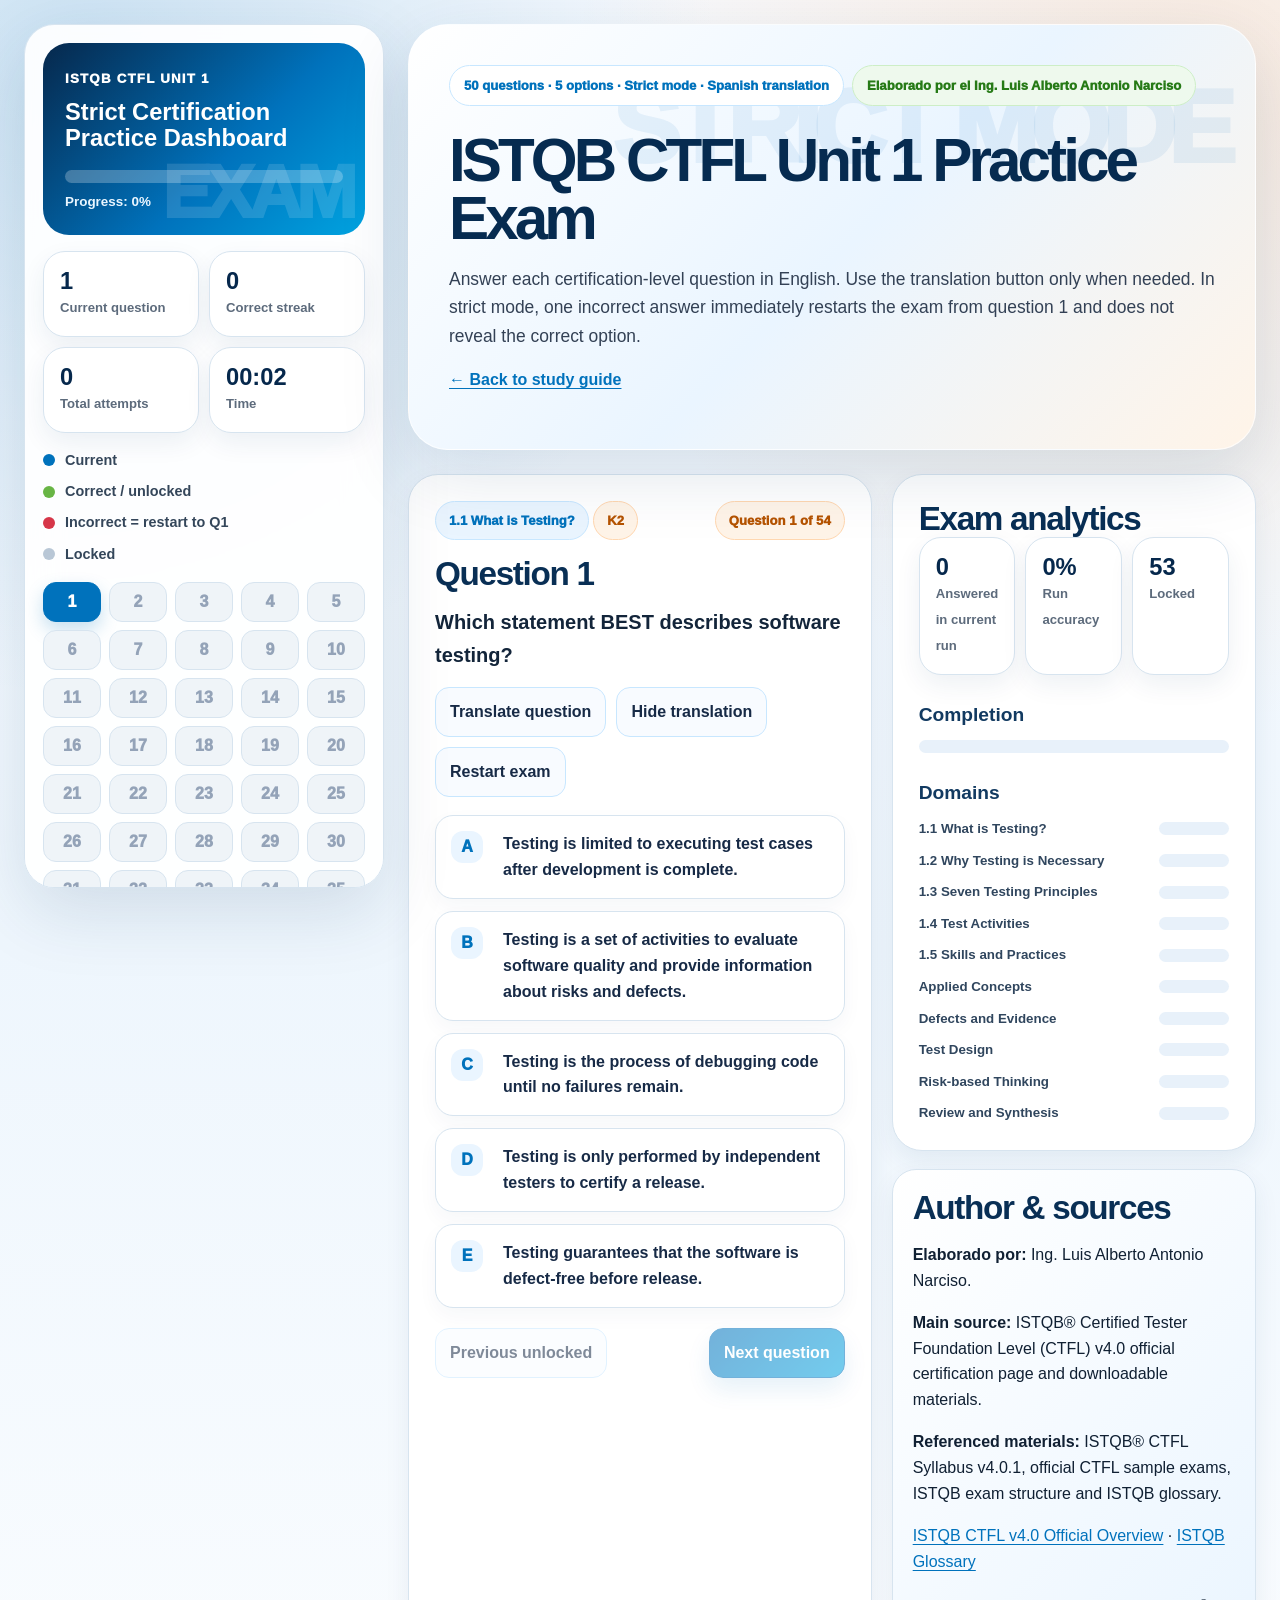
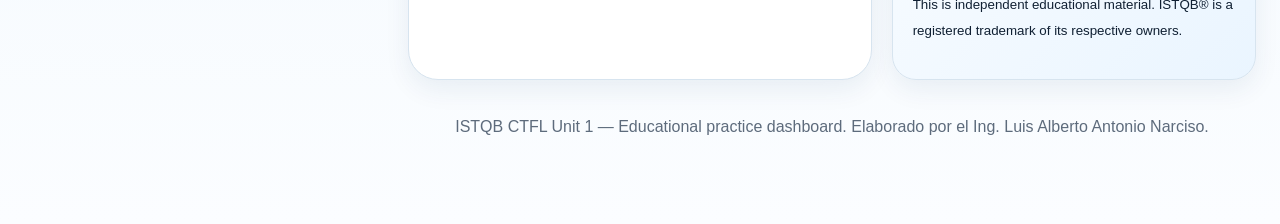
<file: exam.html>
<!DOCTYPE html>
<html lang="en">
<head>
<meta charset="UTF-8" />
<meta name="viewport" content="width=device-width,initial-scale=1.0" />
<title>ISTQB CTFL Unit 1 Strict Exam Dashboard</title>
<meta name="description" content="ISTQB CTFL Unit 1 practice exam dashboard. Elaborado por el Ing. Luis Alberto Antonio Narciso." />
<style>
:root{--navy:#06284c;--blue:#0072bc;--sky:#00a3e0;--orange:#f58220;--green:#68b545;--red:#d63649;--ink:#102033;--muted:#5d6b7c;--line:#d7e4ef;--sb:#eaf5ff;--so:#fff4e8;--sg:#eef9ed;--sr:#fff1f2;--surface:#fff;--shadow:0 24px 70px rgba(8,52,95,.13);--shadow-sm:0 10px 26px rgba(8,52,95,.07);--focus:0 0 0 4px rgba(245,130,32,.34)}*{box-sizing:border-box}html{scroll-behavior:smooth}body{margin:0;font-family:Inter,Roboto,Arial,system-ui,sans-serif;color:var(--ink);background:radial-gradient(circle at 6% 3%,rgba(0,114,188,.18),transparent 30%),radial-gradient(circle at 94% 5%,rgba(245,130,32,.14),transparent 30%),linear-gradient(180deg,#f8fbff,#eef6fd 52%,#fbfdff);line-height:1.62;font-size:16px}a{color:var(--blue);text-underline-offset:3px}a:hover{text-decoration-thickness:2px}button:focus-visible,a:focus-visible{outline:none;box-shadow:var(--focus)}.layout{display:grid;grid-template-columns:360px 1fr;gap:24px;max-width:1600px;margin:auto;padding:24px}.side{position:sticky;top:18px;height:calc(100vh - 36px);overflow:auto;background:rgba(255,255,255,.92);backdrop-filter:blur(18px);border:1px solid var(--line);border-radius:30px;box-shadow:var(--shadow);padding:18px;scrollbar-width:thin}.brand{padding:22px;border-radius:26px;color:white;background:linear-gradient(135deg,var(--navy),var(--blue) 58%,var(--sky));margin-bottom:16px;position:relative;overflow:hidden}.brand:after{content:"EXAM";position:absolute;right:14px;bottom:-18px;font-size:4.6rem;font-weight:1000;letter-spacing:-.08em;opacity:.13}.brand small{font-weight:950;letter-spacing:.09em;text-transform:uppercase}.brand strong{display:block;font-size:1.48rem;line-height:1.12;margin-top:8px;max-width:280px}.pwrap,.bar{height:13px;background:#e8f1fa;border-radius:999px;overflow:hidden}.pwrap{background:rgba(255,255,255,.25);margin:18px 0 8px}.pbar,.bar span{display:block;height:100%;width:0;border-radius:999px;background:linear-gradient(90deg,#fff,var(--orange),#b8e986);transition:.25s}.plabel{font-size:.84rem;color:#eaf6ff;font-weight:850}.metrics{display:grid;grid-template-columns:1fr 1fr;gap:10px;margin:14px 0}.metric,.panel,.stat,.review{background:#fff;border:1px solid var(--line);border-radius:22px;padding:16px;box-shadow:var(--shadow-sm)}.metric b,.stat b{display:block;font-size:1.48rem;color:var(--navy);line-height:1.1}.metric span,.stat span{font-size:.82rem;color:var(--muted);font-weight:850}.legend{display:grid;gap:8px;margin:16px 0}.legend div{display:flex;gap:10px;align-items:center;font-size:.9rem;font-weight:850;color:#34465a}.dot{width:12px;height:12px;border-radius:50%;background:#b9c7d6}.cur{background:var(--blue)}.ok{background:var(--green)}.bad{background:var(--red)}.map{display:grid;grid-template-columns:repeat(5,1fr);gap:8px}.qnav{height:40px;border:1px solid var(--line);border-radius:13px;background:#f8fbff;color:#31465d;font-weight:950;cursor:pointer;transition:.15s}.qnav:hover:not(:disabled){transform:translateY(-1px);background:var(--sb);border-color:#9fd7ff}.qnav.current{background:var(--blue);border-color:var(--blue);color:white;box-shadow:0 8px 18px rgba(0,114,188,.22)}.qnav.correct{background:var(--green);border-color:var(--green);color:white}.qnav.locked{background:#eff4f8;color:#94a3b8;cursor:not-allowed}.hero{border:1px solid rgba(255,255,255,.7);border-radius:40px;padding:40px;box-shadow:var(--shadow);background:linear-gradient(135deg,#fff 0%,#eaf5ff 52%,#fff4e8 100%);margin-bottom:24px;position:relative;overflow:hidden}.hero:before{content:"STRICT MODE";position:absolute;right:28px;top:20px;font-size:clamp(2.8rem,8vw,7.5rem);font-weight:1000;letter-spacing:-.08em;color:rgba(0,114,188,.075);pointer-events:none}.eyebrow,.author{display:inline-flex;padding:9px 14px;border-radius:999px;background:#fff;border:1px solid #c8e7ff;color:var(--blue);font-weight:950;font-size:.82rem;margin:0 8px 8px 0;position:relative;z-index:1}.author{background:var(--sg);border-color:#cdeec6;color:#267a16}h1{font-size:clamp(2.1rem,4.7vw,4.85rem);line-height:.96;letter-spacing:-.065em;margin:18px 0 16px;color:#062b50;position:relative;z-index:1}h2{font-size:clamp(1.45rem,2.6vw,2.22rem);line-height:1.08;letter-spacing:-.04em;margin:0;color:#092f55}h3{font-size:1.2rem;margin:24px 0 10px;color:#123a61}.lead{font-size:1.09rem;color:#334155;max-width:1050px;position:relative;z-index:1}.dash{display:grid;grid-template-columns:minmax(0,1.12fr) minmax(340px,.88fr);gap:20px}.panel{border-radius:30px;padding:26px}.qhead{display:flex;align-items:flex-start;justify-content:space-between;gap:14px;flex-wrap:wrap;margin-bottom:16px}.pill{display:inline-flex;border-radius:999px;padding:8px 13px;border:1px solid #c8e7ff;background:var(--sb);color:var(--blue);font-size:.82rem;font-weight:950}.k{background:var(--so);border-color:#ffd7b0;color:#b55300}.stem{font-size:1.25rem;font-weight:900;margin:14px 0 16px;color:#13253a}.translation{display:none;border:1px solid #ffd7b0;background:var(--so);border-radius:18px;padding:15px;margin:12px 0;color:#51310d;font-weight:750}.translation.open{display:block}.tools,.actions{display:flex;gap:10px;flex-wrap:wrap;margin:12px 0 18px}.actions{justify-content:space-between;align-items:center;margin-top:20px}button{font:inherit}.btn,.primary,.option{border:1px solid #c8e7ff;background:#f8fbff;color:#172a46;border-radius:14px;padding:11px 14px;cursor:pointer;text-align:left;font-weight:900;transition:.15s}.btn:hover,.primary:hover,.option:hover{transform:translateY(-1px);background:var(--sb);border-color:#9fd7ff}.btn:disabled,.primary:disabled{opacity:.55;cursor:not-allowed;transform:none}.primary{background:linear-gradient(135deg,var(--blue),var(--sky));color:white;border-color:var(--blue);text-align:center;box-shadow:0 12px 24px rgba(0,114,188,.18)}.opts{display:grid;gap:12px}.option{width:100%;border-color:var(--line);background:white;border-radius:18px;padding:15px;box-shadow:0 8px 20px rgba(8,52,95,.04);display:grid;grid-template-columns:40px 1fr;gap:12px;align-items:flex-start}.badge{width:32px;height:32px;border-radius:12px;display:grid;place-items:center;background:var(--sb);color:var(--blue);font-weight:1000}.option.correct{background:#eaf9e8;border-color:#91d77b;color:#18580a}.option.correct .badge{background:var(--green);color:white}.option.disabled{pointer-events:none;opacity:.92}.feedback{display:none;border-radius:20px;padding:16px;margin-top:16px;border:1px solid}.feedback.open{display:block}.feedback.correct{background:var(--sg);border-color:#cdeec6}.feedback.reset{background:var(--sr);border-color:#fecdd3;color:#8d1224}.right{display:grid;gap:18px}.stats{display:grid;grid-template-columns:repeat(3,1fr);gap:10px}.domains{display:grid;gap:10px}.drow{display:grid;grid-template-columns:1fr 70px;gap:12px;align-items:center}.drow small{font-weight:900;color:#30465e}.result{display:none}.result.open{display:block}.result-title{font-size:1.8rem;font-weight:1000;color:#092f55;letter-spacing:-.03em}.review-list{display:grid;gap:10px;margin-top:12px;max-height:360px;overflow:auto}.footer{text-align:center;color:var(--muted);padding:34px 20px 60px}.source-card{background:linear-gradient(135deg,#fff,#eaf5ff);border:1px solid var(--line);border-radius:24px;padding:20px}.timer{font-variant-numeric:tabular-nums}.reset-flash{animation:shake .35s ease}@keyframes shake{0%,100%{transform:translateX(0)}25%{transform:translateX(-8px)}75%{transform:translateX(8px)}}@media(max-width:1180px){.layout{grid-template-columns:1fr;padding:14px}.side{position:relative;top:auto;height:auto}.dash{grid-template-columns:1fr}.map{grid-template-columns:repeat(10,1fr)}}@media(max-width:680px){body{font-size:15px}.metrics,.stats{grid-template-columns:1fr}.map{grid-template-columns:repeat(5,1fr)}.option{grid-template-columns:34px 1fr}.hero{border-radius:28px;padding:26px}.panel{border-radius:24px;padding:20px}.tools,.actions{display:grid}.primary,.btn{width:100%;text-align:center}.dash{gap:14px}.layout{padding:10px}}@media(prefers-reduced-motion:reduce){*{scroll-behavior:auto!important;transition:none!important;animation:none!important}}
</style>
</head>
<body>
<div class="layout"><aside class="side"><div class="brand"><small>ISTQB CTFL Unit 1</small><strong>Strict Certification Practice Dashboard</strong><div class="pwrap"><div class="pbar" id="pbar"></div></div><div class="plabel" id="plabel">Progress: 0%</div></div><div class="metrics"><div class="metric"><b id="curNum">1</b><span>Current question</span></div><div class="metric"><b id="corNum">0</b><span>Correct streak</span></div><div class="metric"><b id="attNum">0</b><span>Total attempts</span></div><div class="metric"><b class="timer" id="timer">00:00</b><span>Time</span></div></div><div class="legend"><div><span class="dot cur"></span>Current</div><div><span class="dot ok"></span>Correct / unlocked</div><div><span class="dot bad"></span>Incorrect = restart to Q1</div><div><span class="dot"></span>Locked</div></div><div class="map" id="qmap"></div></aside>
<main><header class="hero"><span class="eyebrow">50 questions · 5 options · Strict mode · Spanish translation</span><span class="author">Elaborado por el Ing. Luis Alberto Antonio Narciso</span><h1>ISTQB CTFL Unit 1 Practice Exam</h1><p class="lead">Answer each certification-level question in English. Use the translation button only when needed. In strict mode, one incorrect answer immediately restarts the exam from question 1 and does not reveal the correct option.</p><p><a href="index.html"><strong>← Back to study guide</strong></a></p></header>
<section class="dash"><div class="panel" id="questionPanel"><div class="qhead"><div><span class="pill" id="domain"></span> <span class="pill k" id="level"></span></div><span class="pill k" id="counter"></span></div><h2 id="title"></h2><p class="stem" id="stem"></p><div class="tools"><button class="btn" id="trBtn">Translate question</button><button class="btn" id="hideBtn">Hide translation</button><button class="btn" id="resetBtn">Restart exam</button></div><div class="translation" id="trans"></div><div class="opts" id="opts"></div><div class="feedback" id="feed"></div><div class="actions"><button class="btn" id="prev">Previous unlocked</button><button class="primary" id="next">Next question</button></div></div><div class="right"><div class="panel"><h2>Exam analytics</h2><div class="stats"><div class="stat"><b id="answered">0</b><span>Answered in current run</span></div><div class="stat"><b id="accuracy">0%</b><span>Run accuracy</span></div><div class="stat"><b id="locked">49</b><span>Locked</span></div></div><h3>Completion</h3><div class="bar"><span id="completion"></span></div><h3>Domains</h3><div class="domains" id="domains"></div></div><div class="panel source-card"><h2>Author & sources</h2><p><strong>Elaborado por:</strong> Ing. Luis Alberto Antonio Narciso.</p><p><strong>Main source:</strong> ISTQB® Certified Tester Foundation Level (CTFL) v4.0 official certification page and downloadable materials.</p><p><strong>Referenced materials:</strong> ISTQB® CTFL Syllabus v4.0.1, official CTFL sample exams, ISTQB exam structure and ISTQB glossary.</p><p><a href="https://istqb.org/certifications/certified-tester-foundation-level-ctfl-v4-0/" target="_blank" rel="noopener">ISTQB CTFL v4.0 Official Overview</a> · <a href="https://glossary.istqb.org/" target="_blank" rel="noopener">ISTQB Glossary</a></p><p><small>This is independent educational material. ISTQB® is a registered trademark of its respective owners.</small></p></div><div class="panel result" id="result"><div class="result-title">Exam completed</div><p id="resultText"></p><div class="review-list" id="review"></div></div></div></section><footer class="footer">ISTQB CTFL Unit 1 — Educational practice dashboard. Elaborado por el Ing. Luis Alberto Antonio Narciso.</footer></main></div>
<script>
const Q=[
['1.1 What is Testing?','K2','Which statement BEST describes software testing?','¿Qué afirmación describe MEJOR las pruebas de software?',['Testing is limited to executing test cases after development is complete.','Testing is a set of activities to evaluate software quality and provide information about risks and defects.','Testing is the process of debugging code until no failures remain.','Testing is only performed by independent testers to certify a release.','Testing guarantees that the software is defect-free before release.'],1],
['1.1 What is Testing?','K1','Which activity is an example of static testing?','¿Qué actividad es un ejemplo de prueba estática?',['Executing a login scenario in a browser.','Running an automated regression test suite.','Reviewing requirements to find ambiguity before implementation.','Measuring response time under load.','Entering invalid data in a form to check validation.'],2],
['1.1 What is Testing?','K2','A tester compares actual behavior against a documented business rule. What is the rule acting as?','Un tester compara el comportamiento real contra una regla de negocio documentada. ¿Qué representa la regla?',['A defect report.','A test condition.','A test oracle.','A test procedure.','A failure mode.'],2],
['1.1 What is Testing?','K2','Which statement BEST distinguishes validation from verification?','¿Qué afirmación distingue MEJOR validación de verificación?',['Verification checks user needs; validation checks compilation.','Verification checks conformance to specification; validation checks fitness for intended use.','Verification is dynamic; validation is always static.','Validation is only for developers; verification only for testers.','Validation detects defects; verification removes defects.'],1],
['1.1 What is Testing?','K2','In an AI assistant, why may exact text comparison be a weak oracle?','En un asistente de IA, ¿por qué comparar texto exacto puede ser un oráculo débil?',['AI systems cannot be tested dynamically.','Valid responses may vary in wording while still meeting intent and rules.','Generated responses are always impossible to evaluate.','Only developers can evaluate AI responses.','UI actions are more important than requirements.'],1],
['1.2 Why Testing is Necessary','K1','Which sequence correctly represents the relationship between error, defect and failure?','¿Qué secuencia representa correctamente error, defecto y fallo?',['Failure → error → defect.','Defect → failure → error.','Error → defect → failure.','Error → failure → defect.','Defect → error → failure.'],2],
['1.2 Why Testing is Necessary','K2','A developer misunderstands an eligibility rule and implements it incorrectly. What is the incorrect implementation?','Un desarrollador interpreta mal una regla de elegibilidad y la implementa incorrectamente. ¿Qué es la implementación incorrecta?',['An error.','A defect.','A failure.','A test oracle.','A test condition.'],1],
['1.2 Why Testing is Necessary','K2','Why is early testing valuable?','¿Por qué son valiosas las pruebas tempranas?',['It eliminates later dynamic testing.','It ensures no defects enter the code.','It can find defects in requirements and design before they become more expensive to fix.','It guarantees independence.','It allows releases without regression testing.'],2],
['1.2 Why Testing is Necessary','K2','Which situation shows testing contributing to release confidence rather than guaranteeing perfection?','¿Qué situación muestra que testing aporta confianza para liberar sin garantizar perfección?',['A manager says all combinations were tested.','A team reports risks, passed critical tests, open defects and evidence for decision-making.','A tester says no failures means no defects.','A developer fixes visible issues and cancels testing.','The product owner accepts without checking requirements.'],1],
['1.2 Why Testing is Necessary','K2','A production incident occurs because an integration fails under timeout. Which objective was under-addressed?','Ocurre un incidente porque una integración falla con timeout. ¿Qué objetivo fue insuficiente?',['Finding only graphical defects.','Reducing risk by testing critical integration behavior.','Proving testers own quality.','Replacing monitoring with manual execution.','Avoiding negative testing.'],1],
['1.3 Seven Testing Principles','K1','Which principle states that testing can show defects are present but cannot prove there are none?','¿Qué principio indica que testing muestra presencia de defectos pero no prueba ausencia?',['Defect clustering.','Absence-of-errors fallacy.','Testing shows presence, not absence, of defects.','Pesticide paradox.','Testing is context dependent.'],2],
['1.3 Seven Testing Principles','K1','Which principle explains why it is not feasible to test every input, path and environment?','¿Qué principio explica que no es factible probar toda entrada, ruta y ambiente?',['Exhaustive testing is impossible.','Testing shows presence of defects.','Defects cluster together.','Early testing saves money.','Absence-of-errors fallacy.'],0],
['1.3 Seven Testing Principles','K2','A regression suite has been unchanged for months and rarely finds new defects. Which principle is MOST relevant?','Una suite de regresión no cambia por meses y casi no encuentra defectos nuevos. ¿Qué principio aplica?',['Testing is context dependent.','Pesticide paradox.','Defect clustering.','Absence-of-errors fallacy.','Testing shows defects are present.'],1],
['1.3 Seven Testing Principles','K2','The same test strategy is used for a safety-critical system and a simple landing page. Which principle is ignored?','Se usa la misma estrategia para un sistema crítico y una landing page simple. ¿Qué principio se ignora?',['Early testing saves time.','Testing is context dependent.','Defect clustering.','Testing shows presence of defects.','Exhaustive testing is possible.'],1],
['1.3 Seven Testing Principles','K2','A product passes all specified tests but does not solve the real user problem. Which principle applies?','Un producto pasa las pruebas pero no resuelve el problema real. ¿Qué principio aplica?',['Defect clustering.','Pesticide paradox.','Absence-of-errors fallacy.','Testing shows presence of defects.','Exhaustive testing is impossible.'],2],
['1.3 Seven Testing Principles','K2','Most severe defects are found in the recommendation eligibility module. What principle does this support?','La mayoría de defectos severos aparecen en elegibilidad de recomendaciones. ¿Qué principio respalda esto?',['Defect clustering.','Absence-of-errors fallacy.','Early testing.','Validation over verification.','Static testing only.'],0],
['1.4 Test Activities','K2','Which activity primarily identifies test conditions by analyzing the test basis?','¿Qué actividad identifica condiciones de prueba analizando la base de prueba?',['Test implementation.','Test analysis.','Test execution.','Test completion.','Debugging.'],1],
['1.4 Test Activities','K2','Which activity converts test conditions into test cases, data and expected results?','¿Qué actividad convierte condiciones en casos, datos y resultados esperados?',['Test design.','Test completion.','Test monitoring.','Defect management.','Configuration management.'],0],
['1.4 Test Activities','K2','Which artifact BEST supports traceability from requirements to defects?','¿Qué artefacto apoya MEJOR la trazabilidad de requisitos a defectos?',['A personal checklist without IDs.','A matrix linking requirement, test case, execution evidence and defect.','A screenshot folder without naming convention.','A chat message saying the test passed.','A list of browser versions only.'],1],
['1.4 Test Activities','K2','What is the main purpose of test monitoring and control?','¿Cuál es el propósito principal del monitoreo y control de pruebas?',['To replace planning.','To compare actual progress against the plan and take corrective action.','To write all source code fixes.','To eliminate reports.','To execute only automated tests.'],1],
['1.4 Test Activities','K2','Which set contains typical outputs of test execution?','¿Qué conjunto contiene salidas típicas de ejecución?',['Passed/failed results, logs, evidence and defect reports.','Marketing objectives and design colors.','Only source code and deployment scripts.','User personas only.','Team calendar and minutes only.'],0],
['1.4 Test Activities','K2','A tester cannot reproduce an AI issue because prompt, timestamp and data state were not captured. What was insufficient?','No se puede reproducir un problema de IA porque no se capturaron prompt, timestamp ni datos. ¿Qué fue insuficiente?',['Test environment only.','Test evidence.','Test design technique.','Exit criteria.','Project charter.'],1],
['1.4 Test Activities','K2','Which statement BEST describes test completion?','¿Qué afirmación describe MEJOR el cierre de pruebas?',['It starts only after users report defects.','It summarizes results, coverage, unresolved defects, lessons learned and release-relevant information.','It means deleting all test data and ignoring open bugs.','It is the same as debugging.','It is performed before execution begins.'],1],
['1.4 Test Activities','K2','Why is a clear expected result essential in a test case?','¿Por qué es esencial un resultado esperado claro en un caso?',['It allows pass/fail to be decided objectively.','It replaces test data.','It removes all uncertainty.','It ensures developers cannot reject defects.','It makes screenshots unnecessary.'],0],
['1.5 Skills and Practices','K2','Which skill is MOST important when reporting a defect?','¿Qué habilidad es MÁS importante al reportar un defecto?',['Using emotional language.','Providing precise, reproducible and evidence-based information.','Avoiding technical details.','Assigning blame.','Reporting only verbally.'],1],
['1.5 Skills and Practices','K2','What is a potential benefit of independent testing?','¿Cuál es un beneficio potencial del testing independiente?',['It guarantees no defects remain.','It brings a different perspective and may find defects missed by creators.','It removes developer testing.','It ensures all tests are automated.','It prevents collaboration.'],1],
['1.5 Skills and Practices','K2','What is a risk of too much separation between testers and developers?','¿Cuál es un riesgo de demasiada separación entre testers y developers?',['Testers may lack context and communication may degrade.','Developers may find too many defects.','All tests become static.','Regression becomes impossible.','The product becomes defect-free.'],0],
['1.5 Skills and Practices','K2','When testing an AI assistant, what is generally more appropriate than exact text matching?','Al probar un asistente IA, ¿qué es más apropiado que comparar texto exacto?',['Ignore the response if UI works.','Evaluate intent fulfillment, rule compliance, completeness, safety and action correctness.','Accept any response.','Only test layout.','Avoid negative scenarios.'],1],
['Applied Concepts','K2','A user clicks a button and nothing happens. Which type of input is being tested?','Un usuario hace clic en un botón y no pasa nada. ¿Qué tipo de entrada se prueba?',['A prompt input.','A UI action.','A static requirement.','A test oracle.','A defect cluster.'],1],
['Applied Concepts','K2','A user types a natural-language request into an assistant. What is this primarily?','Un usuario escribe una solicitud en lenguaje natural en un asistente. ¿Qué es principalmente?',['A UI rendering defect.','A prompt input.','A test completion report.','A severity level.','A configuration item only.'],1],
['Applied Concepts','K2','A recommendation appears without explaining why it was suggested. Which quality risk is most direct?','Una recomendación aparece sin explicar por qué fue sugerida. ¿Qué riesgo de calidad es más directo?',['Lack of transparency or understandability.','Insufficient screen resolution only.','Too many test cases.','Exhaustive testing being possible.','Source code formatting.'],0],
['Applied Concepts','K2','A recommendation action is available although prerequisite data is missing. Which condition should cover this?','Una acción está disponible aunque faltan datos requeridos. ¿Qué condición debe cubrir esto?',['Application font size.','Eligibility and precondition enforcement.','Meeting schedule.','Screenshot naming only.','Whether the tester likes the UI.'],1],
['Applied Concepts','K2','A test passes in one browser but fails in another due to layout and click behavior. Which focus is most relevant?','Una prueba pasa en un navegador pero falla en otro por layout y clic. ¿Qué enfoque es más relevante?',['Compatibility and UI testing.','Only static testing.','Only unit testing.','Absence-of-errors fallacy.','No testing is needed.'],0],
['Applied Concepts','K2','After a new release, an existing recommendation flow no longer works. Which test type is most relevant?','Después de una release, un flujo existente ya no funciona. ¿Qué tipo de prueba es más relevante?',['Regression testing.','Acceptance criteria writing.','Debugging only.','Static code formatting.','No retesting needed.'],0],
['Applied Concepts','K2','A fixed defect is tested again to confirm the correction. What is this called?','Un defecto corregido se prueba otra vez para confirmar la corrección. ¿Cómo se llama?',['Regression testing.','Confirmation testing or retesting.','Exploratory testing only.','Static analysis.','Test completion.'],1],
['Applied Concepts','K2','After a fix, the tester checks neighboring flows for unintended side effects. What is this?','Después de un fix, el tester revisa flujos vecinos para efectos colaterales. ¿Qué es?',['Confirmation testing only.','Regression testing.','Debugging.','Defect reporting.','Test closure.'],1],
['Applied Concepts','K2','A tester explores a new assistant feature without detailed predefined steps, learning while testing. What is this?','Un tester explora una función nueva sin pasos detallados, aprendiendo mientras prueba. ¿Qué es?',['Exploratory testing.','Exhaustive testing.','Debugging.','Test completion only.','Code review.'],0],
['Defects and Evidence','K2','Which defect title is MOST useful?','¿Qué título de defecto es MÁS útil?',['It does not work.','Bad screen.','Recommendation action remains enabled when account is ineligible.','Urgent problem.','Please fix the thing.'],2],
['Defects and Evidence','K2','Which information is LEAST useful in a defect report?','¿Qué información es MENOS útil en un reporte de defecto?',['Steps to reproduce.','Expected and actual results.','Environment and build.','A subjective complaint without evidence.','Impact or risk.'],3],
['Defects and Evidence','K2','A defect has high impact but affects only an experimental feature disabled for users. What distinction matters?','Un defecto tiene alto impacto pero afecta una función experimental deshabilitada. ¿Qué distinción importa?',['Severity vs priority.','Error vs tester.','Static vs no testing.','Code vs no code.','Browser vs operating system.'],0],
['Defects and Evidence','K2','Which evidence is MOST appropriate for an intermittent backend timeout during assistant execution?','¿Qué evidencia es MÁS apropiada para un timeout backend intermitente durante el asistente?',['A screenshot of the home page only.','A video, timestamp, environment, input prompt and relevant logs or trace ID.','A statement that it happened yesterday.','A list of unrelated extensions.','No evidence because it is intermittent.'],1],
['Defects and Evidence','K2','Why is traceability important?','¿Por qué es importante la trazabilidad?',['It makes all tests pass automatically.','It links requirements, tests, results and defects to show coverage and impact.','It replaces defect reports.','It prevents requirements from changing.','It guarantees zero risk.'],1],
['Test Design','K2','Which expected result is BEST written?','¿Qué resultado esperado está MEJOR redactado?',['The feature should work correctly.','The response should be good.','The recommendation card displays title, rationale, eligibility status and enabled action only when prerequisites are met.','The user should be happy.','The screen should look normal.'],2],
['Test Design','K2','Which is a valid negative test scenario?','¿Cuál es un escenario válido de prueba negativa?',['Use valid data and expect success.','Request a recommendation when required account data is missing and verify graceful handling.','Only test the happy path.','Skip expected results.','Avoid boundary values.'],1],
['Test Design','K2','Which test data choice BEST supports reproducibility?','¿Qué datos de prueba apoyan MEJOR la reproducibilidad?',['A random account that changes daily.','A controlled demo account with documented state and prerequisites.','A production customer account with private data.','No test data, only assumptions.','Data selected after the test fails.'],1],
['Test Design','K2','A test case says: Ask the assistant something and verify the answer. What is the main weakness?','Un caso dice: Preguntar algo al asistente y verificar respuesta. ¿Cuál es la debilidad?',['It is too specific.','It lacks clear input, expected result and oracle.','It contains too much evidence.','It is already automated.','It has too many preconditions.'],1],
['Risk-based Thinking','K2','Which area should receive higher priority in risk-based testing?','¿Qué área debe recibir mayor prioridad en pruebas basadas en riesgo?',['A cosmetic label with no business impact.','A critical recommendation action that can change account settings.','An internal footer text visible only to testers.','A color shade in a disabled prototype.','A static image with no interaction.'],1],
['Risk-based Thinking','K2','A feature is complex, recently changed and historically defect-prone. What does this suggest?','Una función es compleja, cambió recientemente y tiene historial de defectos. ¿Qué sugiere?',['It should be excluded from testing.','It has elevated product risk and should receive focused testing.','It cannot contain defects.','Only documentation should be tested.','It proves exhaustive testing is possible.'],1],
['Risk-based Thinking','K2','Which statement BEST reflects the tester role in release decisions?','¿Qué afirmación refleja MEJOR el rol del tester en decisiones de release?',['The tester alone guarantees success.','The tester provides objective information about quality, risks, coverage and defects.','The tester decides business strategy.','The tester hides open defects if most tests passed.','The tester replaces product management.'],1],
['Review and Synthesis','K2','Which combination BEST represents a professional QA workflow?','¿Qué combinación representa MEJOR un flujo profesional de QA?',['Click randomly, report verbally, move on.','Analyze risk, design tests, execute, collect evidence, report defects and update traceability.','Execute only happy paths.','Wait for users to find failures.','Automate everything without reviewing requirements.'],1],
['Review and Synthesis','K2','The assistant gives a plausible answer but uses outdated data. What should the tester do?','El asistente da una respuesta plausible pero usa datos desactualizados. ¿Qué debe hacer el tester?',['Pass because wording is fluent.','Fail or investigate based on expected data freshness and capture evidence.','Ignore it because AI cannot be tested.','Only change the prompt until it passes.','Delete the test case.'],1],
['Review and Synthesis','K2','Which question BEST helps evaluate a recommendation feature?','¿Qué pregunta ayuda MEJOR a evaluar recomendaciones?',['Does the color look nice to me?','Is the recommendation correct, explainable, eligible, safe and actionable under defined conditions?','Can I finish quickly?','Did the developer say it works?','Is wording exactly the same every time?'],1],
['Review and Synthesis','K2','A tester finds a failure but cannot decide whether it is UI, data, integration or AI behavior. What is BEST?','Un tester encuentra un fallo pero no sabe si es UI, datos, integración o IA. ¿Qué es mejor?',['Close as not reproducible.','Collect precise evidence, isolate variables and report observed behavior without unsupported assumptions.','Assign it randomly.','Rewrite the requirement.','Stop all testing.'],1],
['Review and Synthesis','K2','Which statement BEST summarizes CTFL Unit 1?','¿Qué afirmación resume MEJOR la Unidad 1 CTFL?',['Testing is mainly about assigning blame.','Testing is a structured activity that supports quality by revealing information about defects, risk and product behavior.','Testing is only useful after coding.','Testing proves all software is correct.','Testing is unrelated to business value.'],1]
];
let i=0,un=0,ok=0,att=0,resets=0,start=Date.now(),ans=Array(Q.length).fill(false);const $=s=>document.querySelector(s),$$=s=>[...document.querySelectorAll(s)];
function map(){let m=$('#qmap');m.innerHTML='';Q.forEach((q,n)=>{let b=document.createElement('button');b.textContent=n+1;b.className='qnav '+(n===i?'current ':ans[n]?'correct ':n>un?'locked ':'');b.disabled=n>un;b.onclick=()=>{if(n<=un){i=n;render()}};m.appendChild(b)})}
function domains(){let d={};Q.forEach((q,n)=>{d[q[0]]=d[q[0]]||{t:0,a:0};d[q[0]].t++;if(ans[n])d[q[0]].a++});let l=$('#domains');l.innerHTML='';Object.entries(d).forEach(([k,v])=>{let r=document.createElement('div');r.className='drow';r.innerHTML='<small>'+k+'</small><div class="bar"><span style="width:'+(v.a/v.t*100)+'%"></span></div>';l.appendChild(r)})}
function render(){let q=Q[i];$('#curNum').textContent=i+1;$('#counter').textContent='Question '+(i+1)+' of '+Q.length;$('#domain').textContent=q[0];$('#level').textContent=q[1];$('#title').textContent='Question '+(i+1);$('#stem').textContent=q[2];$('#trans').textContent=q[3];$('#trans').classList.remove('open');$('#feed').className='feedback';$('#feed').innerHTML='';let o=$('#opts');o.innerHTML='';q[4].forEach((x,n)=>{let b=document.createElement('button');b.className='option';b.innerHTML='<span class="badge">'+String.fromCharCode(65+n)+'</span><span>'+x+'</span>';b.onclick=()=>answer(n);o.appendChild(b)});$('#prev').disabled=i===0;$('#next').disabled=!ans[i]||i===Q.length-1;stats();map();domains()}
function hardReset(){resets++;i=0;un=0;ok=0;ans=Array(Q.length).fill(false);start=Date.now();$('#result').classList.remove('open');$('#questionPanel').classList.remove('reset-flash');void $('#questionPanel').offsetWidth;$('#questionPanel').classList.add('reset-flash');render();$('#feed').className='feedback reset open';$('#feed').innerHTML='<b>Incorrect answer.</b><br>The exam restarted from Question 1. The correct answer was not revealed.'}
function answer(n){let q=Q[i];att++;if(n===q[5]){if(!ans[i]){ans[i]=true;ok++;un=Math.max(un,Math.min(i+1,Q.length-1))}$$('#opts .option').forEach((b,x)=>{b.classList.add('disabled');if(x===n)b.classList.add('correct')});$('#feed').className='feedback correct open';$('#feed').innerHTML='<b>Correct.</b><br>You may continue.';$('#next').disabled=i===Q.length-1;if(i===Q.length-1&&ans.every(Boolean))results()}else{hardReset()}stats();map();domains()}
function stats(){let done=ans.filter(Boolean).length,p=Math.round(done/Q.length*100);$('#pbar').style.width=p+'%';$('#plabel').textContent='Progress: '+p+'%';$('#completion').style.width=p+'%';$('#answered').textContent=done;$('#corNum').textContent=ok;$('#attNum').textContent=att;$('#accuracy').textContent=att?Math.round(ok/att*100)+'%':'0%';$('#locked').textContent=Math.max(0,Q.length-un-1)}
function results(){let r=$('#result');r.classList.add('open');$('#resultText').textContent='Completed without mistakes in the final run. Total attempts across restarts: '+att+'. Restarts: '+resets+'.';let list=$('#review');list.innerHTML='';Q.forEach((q,n)=>{let it=document.createElement('div');it.className='review';it.innerHTML='<b>Q'+(n+1)+' · '+q[0]+'</b><br><small>'+q[2]+'</small>';list.appendChild(it)})}
function manualReset(){i=0;un=0;ok=0;att=0;resets=0;start=Date.now();ans=Array(Q.length).fill(false);$('#result').classList.remove('open');render()}
$('#trBtn').onclick=()=>$('#trans').classList.add('open');$('#hideBtn').onclick=()=>$('#trans').classList.remove('open');$('#prev').onclick=()=>{if(i>0){i--;render()}};$('#next').onclick=()=>{if(ans[i]&&i<Q.length-1){i++;render()}};$('#resetBtn').onclick=()=>{if(confirm('Restart the exam?'))manualReset()};setInterval(()=>{let s=Math.floor((Date.now()-start)/1000),m=Math.floor(s/60),r=s%60;$('#timer').textContent=String(m).padStart(2,'0')+':'+String(r).padStart(2,'0')},1000);render();
</script>
</body>
</html>
</file>
<file: codrops-ux.css>
/*
  Codrops-inspired UX layer for FoundationISTQB
  Purpose: add visual depth, motion, scroll reveal, microinteractions and modern UI polish
  without changing page text or base educational structure.
*/

:root{
  --ux-glow-blue: rgba(0, 163, 224, .26);
  --ux-glow-orange: rgba(245, 130, 32, .24);
  --ux-glow-green: rgba(104, 181, 69, .20);
  --ux-glow-purple: rgba(109, 70, 201, .22);
  --ux-card-lift: 0 26px 60px rgba(8, 52, 95, .16);
  --ux-transition: 220ms cubic-bezier(.2,.8,.2,1);
}

body{
  background-size: 140% 140%;
  animation: ux-bg-drift 18s ease-in-out infinite alternate;
}

body::before{
  content:"";
  position:fixed;
  inset:0;
  pointer-events:none;
  z-index:-1;
  background:
    radial-gradient(circle at 20% 12%, var(--ux-glow-blue), transparent 24%),
    radial-gradient(circle at 80% 18%, var(--ux-glow-orange), transparent 24%),
    radial-gradient(circle at 55% 92%, var(--ux-glow-green), transparent 28%);
  opacity:.72;
  filter: blur(2px);
}

@keyframes ux-bg-drift{
  0%{background-position:0% 0%}
  100%{background-position:100% 100%}
}

.hero,
.brand,
.panel,
.card,
.metric,
.mini-card,
.side,
.persona,
.q,
.stat,
.review{
  transform-style:preserve-3d;
}

.hero{
  isolation:isolate;
}

.hero::after{
  animation: ux-float 8s ease-in-out infinite alternate;
}

@keyframes ux-float{
  from{transform:translate3d(0,0,0) scale(1)}
  to{transform:translate3d(-18px,-12px,0) scale(1.06)}
}

.card,
.panel{
  position:relative;
}

.card::after,
.panel::after{
  content:"";
  position:absolute;
  inset:0;
  border-radius:inherit;
  pointer-events:none;
  background:linear-gradient(135deg, rgba(255,255,255,.40), transparent 34%, rgba(255,255,255,.18));
  opacity:.34;
  mix-blend-mode:screen;
}

.card:hover,
.panel:hover,
.mini-card:hover,
.metric:hover,
.persona:hover,
.stat:hover{
  transform:translateY(-4px);
  box-shadow:var(--ux-card-lift);
}

.card,
.panel,
.mini-card,
.metric,
.persona,
.stat,
.option,
.qnav,
.btn,
.primary,
.answer,
.node{
  transition:
    transform var(--ux-transition),
    box-shadow var(--ux-transition),
    border-color var(--ux-transition),
    background var(--ux-transition),
    color var(--ux-transition),
    opacity var(--ux-transition);
}

nav a{
  position:relative;
  overflow:hidden;
}

nav a::before{
  content:"";
  position:absolute;
  left:10px;
  top:50%;
  width:6px;
  height:6px;
  border-radius:999px;
  background:currentColor;
  opacity:0;
  transform:translateY(-50%) scale(.4);
  transition:var(--ux-transition);
}

nav a:hover,
nav a.active{
  padding-left:24px;
}

nav a:hover::before,
nav a.active::before{
  opacity:.75;
  transform:translateY(-50%) scale(1);
}

.node,
.pill,
.chapter-tag,
.eyebrow,
.author{
  box-shadow:0 8px 22px rgba(8,52,95,.05);
}

.node:hover{
  transform:translateY(-2px) scale(1.015);
}

.flow .arrow{
  opacity:.65;
  transform:translateY(-1px);
}

.option:hover,
.answer:hover,
.qnav:hover:not(:disabled),
.btn:hover,
.primary:hover{
  filter:saturate(1.06);
}

.option:hover .badge{
  transform:scale(1.04);
}

.badge{
  transition:transform var(--ux-transition), background var(--ux-transition), color var(--ux-transition);
}

.study-tools,
.side{
  border-color:rgba(215,228,239,.78);
}

.study-tools::before{
  content:"";
  width:9px;
  height:9px;
  border-radius:50%;
  background:linear-gradient(135deg, var(--blue, #0072bc), var(--orange, #f58220));
  box-shadow:0 0 0 6px rgba(0,114,188,.08);
}

.table-wrap,
table{
  backdrop-filter:blur(8px);
}

section.card,
.panel{
  scroll-margin-top:24px;
}

[data-ux-reveal]{
  opacity:0;
  transform:translateY(22px) scale(.985);
}

[data-ux-reveal].ux-in{
  opacity:1;
  transform:translateY(0) scale(1);
}

[data-ux-reveal],
[data-ux-reveal].ux-in{
  transition:opacity 580ms cubic-bezier(.2,.8,.2,1), transform 580ms cubic-bezier(.2,.8,.2,1);
}

.ux-pointer-glow{
  position:fixed;
  width:220px;
  height:220px;
  border-radius:999px;
  pointer-events:none;
  z-index:0;
  opacity:.42;
  background:radial-gradient(circle, rgba(0,163,224,.18), rgba(245,130,32,.08) 42%, transparent 68%);
  transform:translate(-50%,-50%);
  mix-blend-mode:multiply;
  transition:opacity 180ms ease;
}

body.ux-no-pointer .ux-pointer-glow{
  display:none;
}

@media(max-width:900px){
  .ux-pointer-glow{display:none}
  .card:hover,
  .panel:hover,
  .mini-card:hover,
  .metric:hover,
  .persona:hover,
  .stat:hover{
    transform:none;
  }
}

@media(prefers-reduced-motion:reduce){
  body{animation:none!important}
  .hero::after{animation:none!important}
  [data-ux-reveal],
  [data-ux-reveal].ux-in,
  .card,
  .panel,
  .mini-card,
  .metric,
  .persona,
  .stat,
  .option,
  .qnav,
  .btn,
  .primary,
  .answer,
  .node,
  nav a,
  nav a::before{
    transition:none!important;
    transform:none!important;
  }
}
</file>
